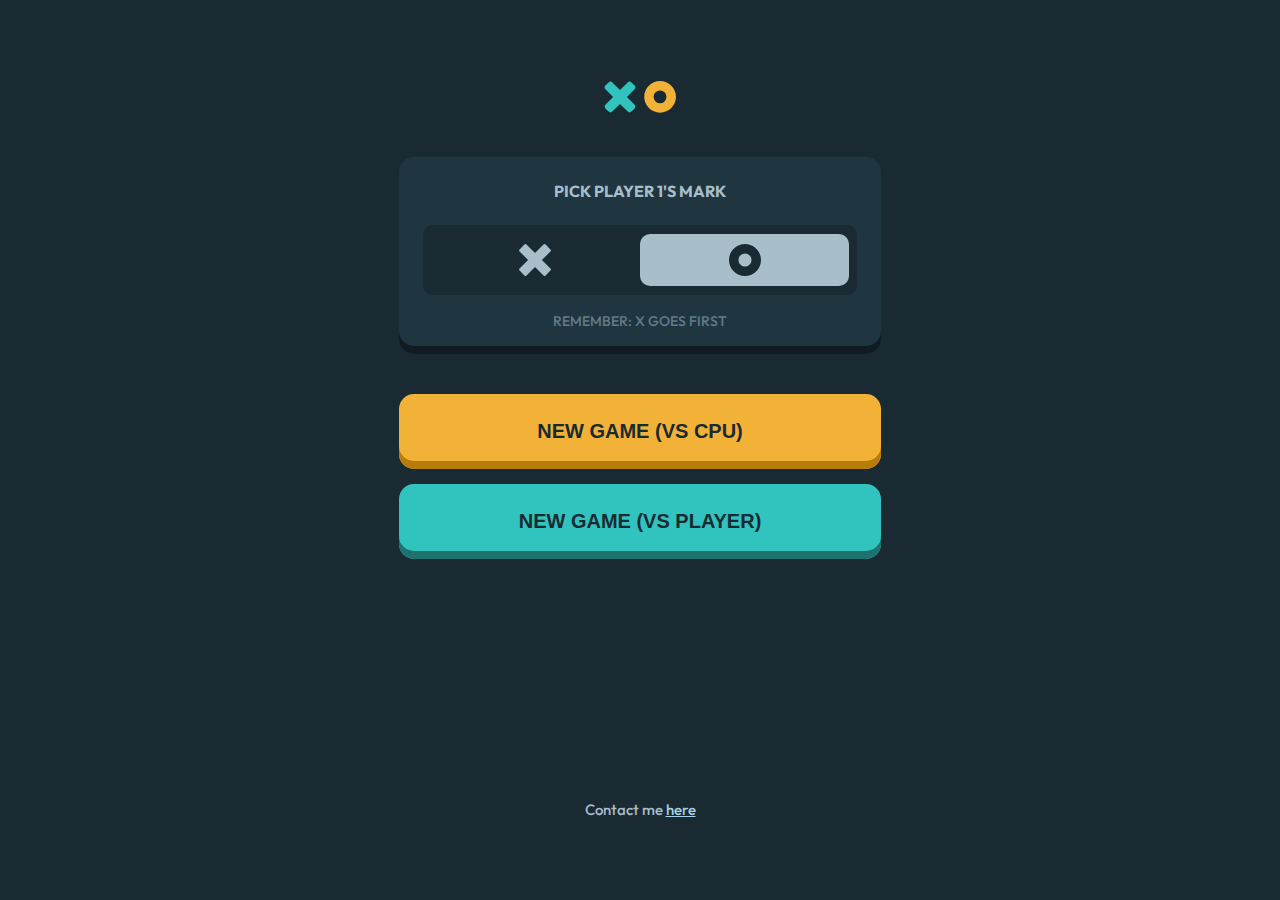
<file: @spyder=game-center/game-id/tic tac toe/index.html>
<!DOCTYPE html>
<html lang="en">
	<head>
		<meta charset="UTF-8" />
		<meta http-equiv="X-UA-Compatible" content="IE=edge" />
		<meta name="viewport" content="width=device-width, initial-scale=1.0" />
	
		<meta name="author" content="Rishu Maurya" />
		<link
			rel="shortcut icon"
			href="./assets/images/favicon-32x32.png"
			type="image/x-icon"
		/>

		<!-- Font Used -->
		<link
			href="https://fonts.googleapis.com/css2?family=Outfit:wght@500;700&display=swap"
			rel="stylesheet"
		/>

		<link rel="stylesheet" href="./assets/styles/style.css" />

		<script src="./assets/scripts/app.js" defer></script>
		<title>Tic Tac Toe</title>
	</head>
	<body>
		<div id="backdrop" class="backdrop d-none">&nbsp;</div>

		<!-- WIN / LOSS / TIE / RESTART MODAL -->
		<section id="modal" class="modal d-none"></section>

		<!-- GAME START SECTION -->
		<section id="game-start" class="game-start container d-block">
			<div class="logo">
				<a class="logo__link" href="index.html" aria-label="logo">
					<svg class="logo__icon">
						<use xlink:href="./assets/images/SVG/logo.svg#logo"></use>
					</svg>
				</a>
			</div>

			<div class="game-start__choices">
				<header class="game-start__header">
					<h4 class="heading-xs">Pick player 1's mark</h4>
				</header>
				<div id="game-start-marks" class="game-start__marks">
					<div id="x" class="game-start__x-mark">
						<svg class="game-start__x-icon">
							<use
								xlink:href="./assets/images/SVG/icon-x-default.svg#icon-x-default"
							></use>
						</svg>
					</div>
					<div id="o" class="game-start__o-mark selected">
						<svg class="game-start__o-icon">
							<use
								xlink:href="./assets/images/SVG/icon-o-default.svg#icon-o-default"
							></use>
						</svg>
					</div>
				</div>
				<footer class="game-start__footer">Remember: x goes first</footer>
			</div>

			<div class="game-start__buttons">
				<button id="vs-cpu" class="btn btn--yellow">New game (vs cpu)</button>
				<button id="vs-player" class="btn btn--blue">
					New game (vs player)
				</button>
			</div>
			<div class="rishu">
				Contact me <a href="https://www.instagram.com/heyy_riishu/">here</a>
			</div>
		</section>
		

		<!-- GAMEPLAY SECTION -->
		<section id="gameplay" class="gameplay container d-none">
			<div class="gameplay__xo">
				<div class="logo">
					<svg class="logo__icon">
						<use xlink:href="./assets/images/SVG/logo.svg#logo"></use>
					</svg>
				</div>
			</div>
			<div id="gameplay-turn" class="gameplay__turn heading-xs"></div>
			<div id="restart-btn" class="gameplay__restart">
				<svg class="gameplay__restart-icon">
					<use
						xlink:href="./assets/images/SVG/icon-restart.svg#icon-restart"
					></use>
				</svg>
			</div>
			<div id="gameplay-board" class="gameplay__board">
				<div class="gameplay__card"></div>
				<div class="gameplay__card"></div>
				<div class="gameplay__card"></div>
				<div class="gameplay__card"></div>
				<div class="gameplay__card"></div>
				<div class="gameplay__card"></div>
				<div class="gameplay__card"></div>
				<div class="gameplay__card"></div>
				<div class="gameplay__card"></div>
			</div>
			<div id="x-win" class="gameplay__win"></div>
			<div id="tie" class="gameplay__tie"></div>
			<div id="o-win" class="gameplay__loss"></div>
			<div id="opponent-message" class="gameplay__opponent-message d-none">
				<p>Your opponent is thinking</p>
				<img src="./assets/images/loading.gif" alt="Your opponent message" />
			</div>
		</section>
	</body>
</html>
</file>
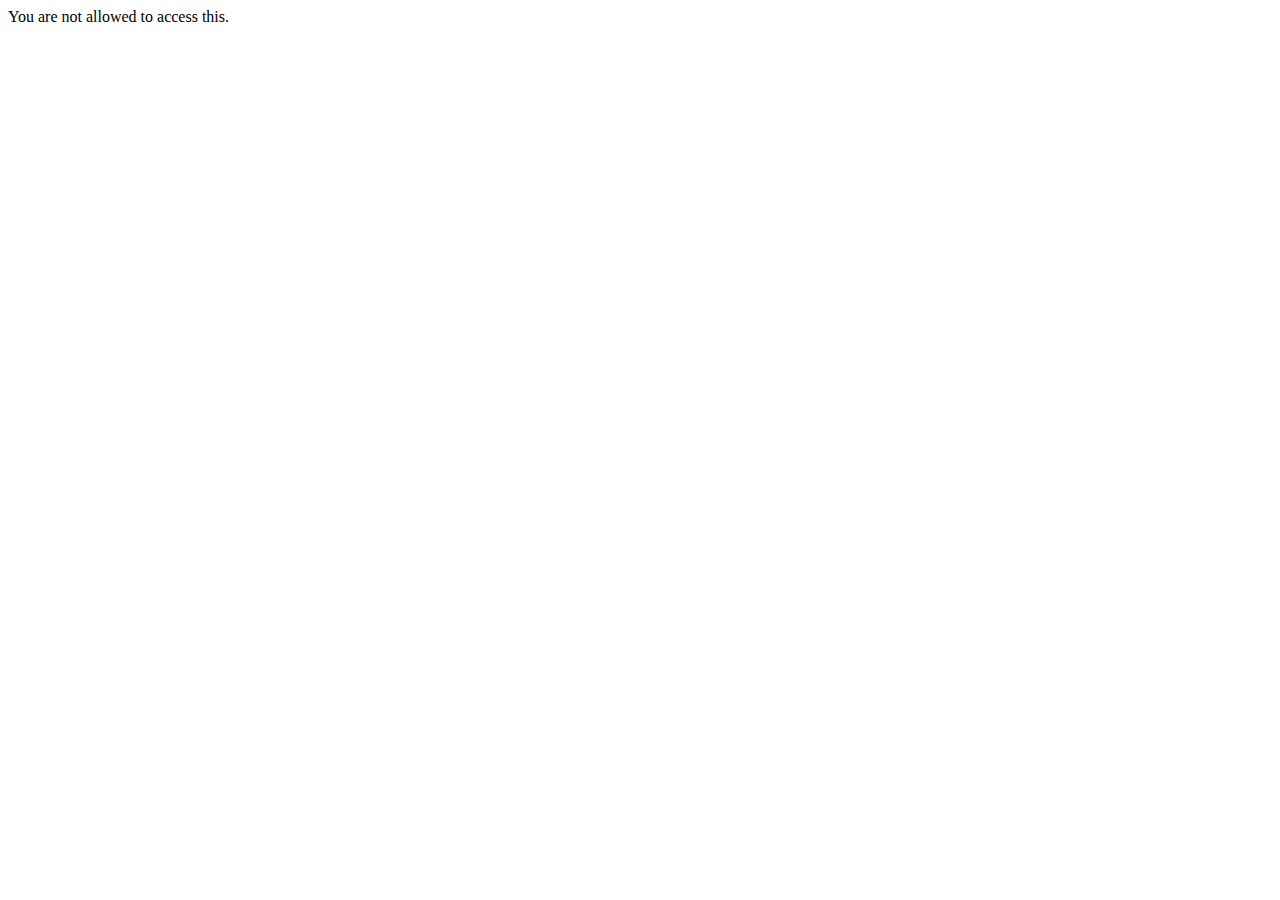
<file: @spyder=developer.section.acknowledgement/id=spyder.0001/admin.html>
<!DOCTYPE html>
<html lang="en">
<head>
    <meta charset="UTF-8">
    <meta name="viewport" content="width=device-width, initial-scale=1.0">
    <title>Admin</title>
</head>
<body>
    You are not allowed to access this.
</body>
</html>
</file>
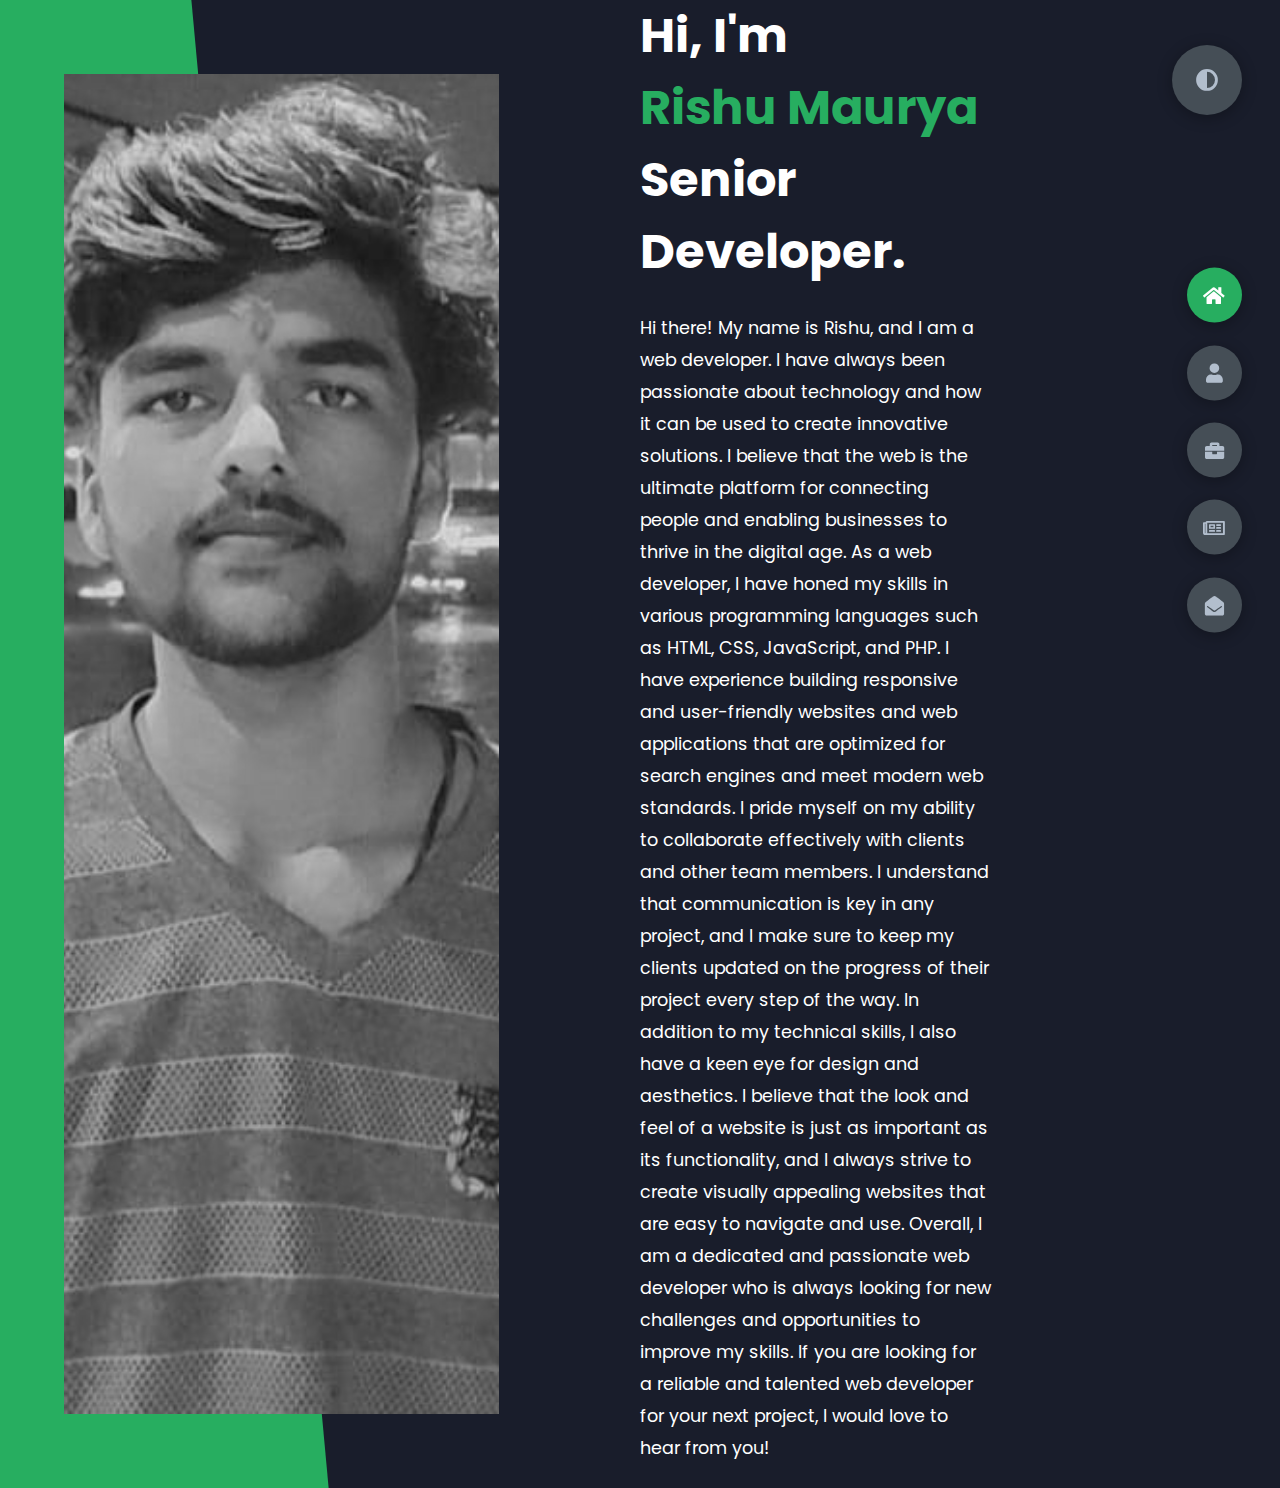
<file: @spyder=developer.section.acknowledgement/id=spyder.0001/dev-id=@spyder.0001.html>
<!DOCTYPE html>
<html lang="en">
<head>
    <meta charset="UTF-8">
    <meta http-equiv="X-UA-Compatible" content="IE=edge">
    <meta name="viewport" content="width=device-width, initial-scale=1.0">
    <title>Rishu @ SPYDER Inc</title>
    <link rel="stylesheet" href="styles/styles.css">
    <link rel="preconnect" href="https://fonts.googleapis.com">
    <link rel="preconnect" href="https://fonts.gstatic.com" crossorigin>
    <link rel="stylesheet" href="https://cdnjs.cloudflare.com/ajax/libs/font-awesome/5.15.4/css/all.min.css" integrity="sha512-1ycn6IcaQQ40/MKBW2W4Rhis/DbILU74C1vSrLJxCq57o941Ym01SwNsOMqvEBFlcgUa6xLiPY/NS5R+E6ztJQ==" crossorigin="anonymous" referrerpolicy="no-referrer" />
    <link href="https://fonts.googleapis.com/css2?family=Poppins:wght@400;500;600;700;800&display=swap" rel="stylesheet">
    <link rel="website icon" type="png" href="img/web-icon.jpg">
</head>
<body class="main-content">
    <header class="container header active" id="home">
        <div class="header-content">
            <div class="left-header">
                <div class="h-shape"></div>
                <div class="image">
                    <img src="img/me.jpg" alt="Rishu Maurya">
                </div>
            </div>
            <div class="right-header">
                <h1 class="name">
                    Hi, I'm<br> <span>Rishu Maurya</span>
                    Senior Developer.
                </h1>
                <p>
                    Hi there! My name is Rishu, and I am a web developer. I have always been passionate about technology and how it can be used to create innovative solutions. I believe that the web is the ultimate platform for connecting people and enabling businesses to thrive in the digital age.

As a web developer, I have honed my skills in various programming languages such as HTML, CSS, JavaScript, and PHP. I have experience building responsive and user-friendly websites and web applications that are optimized for search engines and meet modern web standards.

I pride myself on my ability to collaborate effectively with clients and other team members. I understand that communication is key in any project, and I make sure to keep my clients updated on the progress of their project every step of the way.

In addition to my technical skills, I also have a keen eye for design and aesthetics. I believe that the look and feel of a website is just as important as its functionality, and I always strive to create visually appealing websites that are easy to navigate and use.

Overall, I am a dedicated and passionate web developer who is always looking for new challenges and opportunities to improve my skills. If you are looking for a reliable and talented web developer for your next project, I would love to hear from you!
                </p>
            </div>
        </div>
    </header>
    <main>
        <section class="container about" id="about">
            <div class="main-title">
                <h2>About <span>me</span><span class="bg-text">my stats</span></h2>
            </div>
            <div class="about-container">
                <div class="left-about">
                    <h4>Information About me</h4>
                    <p>Founder And CEO of SPYDER Inc..
                    </p>
                </div>
                <div class="right-about">
                    <div class="about-item">
                        <div class="abt-text">
                            <p class="large-text">100+</p>
                            <p class="small-text">Projects <br /> Completed</p>
                        </div>
                    </div>
                    <div class="about-item">
                        <div class="abt-text">
                            <p class="large-text">1+</p>
                            <p class="small-text">Years of <br /> experience</p>
                        </div>
                    </div>
                    <div class="about-item">
                        <div class="abt-text">
                            <p class="large-text">300+</p>
                            <p class="small-text">Happy <br /> Clients</p>
                        </div>
                    </div>
                    <div class="about-item">
                        <div class="abt-text">
                            <p class="large-text">400+</p>
                            <p class="small-text">Customer <br /> reviews</p>
                        </div>
                    </div>
                </div>
            </div>
            <div class="about-stats">
                <h4 class="stat-title">My Skills</h4>
                <div class="progress-bars">
                    <div class="progress-bar">
                        <p class="prog-title">html5</p>
                        <div class="progress-con">
                            <p class="prog-text">95%</p>
                            <div class="progress">
                                <span class="html"></span>
                            </div>
                        </div>
                    </div>
                    <div class="progress-bar">
                        <p class="prog-title">css3</p>
                        <div class="progress-con">
                            <p class="prog-text">80%</p>
                            <div class="progress">
                                <span class="css"></span>
                            </div>
                        </div>
                    </div>
                    <div class="progress-bar">
                        <p class="prog-title">javascript</p>
                        <div class="progress-con">
                            <p class="prog-text">75%</p>
                            <div class="progress">
                                <span class="js"></span>
                            </div>
                        </div>
                    </div>
                    <div class="progress-bar">
                        <p class="prog-title">ReactJS</p>
                        <div class="progress-con">
                            <p class="prog-text">40%</p>
                            <div class="progress">
                                <span class="react"></span>
                            </div>
                        </div>
                    </div>
                    <div class="progress-bar">
                        <p class="prog-title">NodeJS</p>
                        <div class="progress-con">
                            <p class="prog-text">35%</p>
                            <div class="progress">
                                <span class="node"></span>
                            </div>
                        </div>
                    </div>
                    <div class="progress-bar">
                        <p class="prog-title">Python</p>
                        <div class="progress-con">
                            <p class="prog-text">10%</p>
                            <div class="progress">
                                <span class="python"></span>
                            </div>
                        </div>
                    </div>
                </div>
            </div>
            <h4 class="stat-title">My Timeline</h4>
            <div class="timeline">
                <div class="timeline-item">
                    <div class="tl-icon">
                        <i class="fas fa-briefcase"></i>
                    </div>
                    <p class="tl-duration">2020 - present</p>
                    <h5>Web Developer<span> - SPYDER Inc</span></h5>
                    <p>
                        Designined more than 500+ websites
                    </p>
                </div>
                <div class="timeline-item">
                    <div class="tl-icon">
                        <i class="fas fa-briefcase"></i>
                    </div>
                    <p class="tl-duration">2020 - 2021</p>
                    <h5>Data Analyst<span> - SPYDER Inc</span></h5>
                    <p>
                       Data Analysis made things easy.
                    </p>
                </div>
                <div class="timeline-item">
                    <div class="tl-icon">
                        <i class="fas fa-briefcase"></i>
                    </div>
                    <p class="tl-duration">2021 - present</p>
                    <h5>C++ Programmer<span> - SPYDER Inc</span></h5>
                    <p>
                        This help us to create games
                    </p>
                </div>
               <!-- <div class="timeline-item">
                    <div class="tl-icon">
                        <i class="fas fa-briefcase"></i>
                    </div>
                     <p class="tl-duration">2009 - 2013</p>
                    <h5>Business Degree<span> - Sussex University</span></h5>
                    <p>
                        Lorem ipsum dolor sit amet consectetur adipisicing elit. Saepe quasi vero fugit.
                    </p> 
                </div> -->
                <div class="timeline-item">
                    <div class="tl-icon">
                        <i class="fas fa-briefcase"></i>
                    </div>
                    <p class="tl-duration">2019 - 2021</p>
                    <h5>Computer Science Degree<span> - Brookes University</span></h5>
                    <p>
                        Topper of the Batch.
                    </p>
                    </p>
                </div>
                <div class="timeline-item">
                    <div class="tl-icon">
                        <i class="fas fa-briefcase"></i>
                    </div>
                    <p class="tl-duration">2017 - present</p>
                    <h5>3d Animation<span> - Brighton University</span></h5>
                    <p>
                    We designs 3D animation using BLENDER    
                    </p>
                </div>
            </div>
        </section>
        
       <section class="container" id="portfolio"> 
            <div class="main-title">
                <h2>My <span>Portfolio</span><span class="bg-text">My Work</span></h2>
            </div>
            <p class="port-text">
                Here is some of my work that I've done in various programming languages.
                <h4>ALL PROJECTS COMING SOON </h4>
            </p>
            <div class="portfolios">
                <div class="portfolio-item">
                    <div class="image">
                        <img src="img/port1.jpg" alt="">
                    </div>
                    <div class="hover-items">
                        <h3>Project Source</h3>
                        <div class="icons">
                            <a href="#" class="icon">
                                <i class="fab fa-github"></i>
                            </a>
                            <a href="#" class="icon">
                                <i class="fab fa-behance"></i>
                            </a>
                            <a href="#" class="icon">
                                <i class="fab fa-youtube"></i>
                            </a>
                        </div>
                    </div>
                </div>
                <div class="portfolio-item">
                    <div class="image">
                        <img src="img/port2.jpg" alt="">
                    </div>
                    <div class="hover-items">
                        <h3>Project Source</h3>
                        <div class="icons">
                            <a href="#" class="icon">
                                <i class="fab fa-github"></i>
                            </a>
                            <a href="#" class="icon">
                                <i class="fab fa-behance"></i>
                            </a>
                            <a href="#" class="icon">
                                <i class="fab fa-youtube"></i>
                            </a>
                        </div>
                    </div>
                </div>
                <div class="portfolio-item">
                    <div class="image">
                        <img src="img/port3.jpg" alt="">
                    </div>
                    <div class="hover-items">
                        <h3>Project Source</h3>
                        <div class="icons">
                            <a href="#" class="icon">
                                <i class="fab fa-github"></i>
                            </a>
                            <a href="#" class="icon">
                                <i class="fab fa-behance"></i>
                            </a>
                            <a href="#" class="icon">
                                <i class="fab fa-youtube"></i>
                            </a>
                        </div>
                    </div>
                </div>
                <div class="portfolio-item">
                    <div class="image">
                        <img src="img/port4.jpg" alt="">
                    </div>
                    <div class="hover-items">
                        <h3>Project Source</h3>
                        <div class="icons">
                            <a href="#" class="icon">
                                <i class="fab fa-github"></i>
                            </a>
                            <a href="#" class="icon">
                                <i class="fab fa-behance"></i>
                            </a>
                            <a href="#" class="icon">
                                <i class="fab fa-youtube"></i>
                            </a>
                        </div>
                    </div>
                </div>
                <div class="portfolio-item">
                    <div class="image">
                        <img src="img/port5.jpg" alt="">
                    </div>
                    <div class="hover-items">
                        <h3>Project Source</h3>
                        <div class="icons">
                            <a href="#" class="icon">
                                <i class="fab fa-github"></i>
                            </a>
                            <a href="#" class="icon">
                                <i class="fab fa-behance"></i>
                            </a>
                            <a href="#" class="icon">
                                <i class="fab fa-youtube"></i>
                            </a>
                        </div>
                    </div>
                </div>
                <div class="portfolio-item">
                    <div class="image">
                        <img src="img/port2.jpg" alt="">
                    </div>
                    <div class="hover-items">
                        <h3>Project Source</h3>
                        <div class="icons">
                            <a href="#" class="icon">
                                <i class="fab fa-github"></i>
                            </a>
                            <a href="#" class="icon">
                                <i class="fab fa-behance"></i>
                            </a>
                            <a href="#" class="icon">
                                <i class="fab fa-youtube"></i>
                            </a>
                        </div>
                    </div>
                </div>
                <div class="portfolio-item">
                    <div class="image">
                        <img src="img/port7.jpg" alt="">
                    </div>
                    <div class="hover-items">
                        <h3>Project Source</h3>
                        <div class="icons">
                            <a href="#" class="icon">
                                <i class="fab fa-github"></i>
                            </a>
                            <a href="#" class="icon">
                                <i class="fab fa-behance"></i>
                            </a>
                            <a href="#" class="icon">
                                <i class="fab fa-youtube"></i>
                            </a>
                        </div>
                    </div>
                </div>
            </div>
        </section> 
        <section class="container" id="blogs">
            <div class="blogs-content">
                <div class="main-title">
                    <h2>My <span>Blogs</span><span class="bg-text">My Blogs</span></h2>
                </div>
                <div class="blogs">
                    <div class="blog">
                        <img src="img/port6.jpg" alt="">
                        <div class="blog-text">
                            <h4>
                                How to Create Your Own Website
                            </h4>
                            <p>
                                We launch it soon...
                            </p>
                        </div>
                    </div>
                    <div class="blog">
                        <img src="img/blog1.jpg" alt="">
                        <div class="blog-text">
                            <h4>
                                How to Become an Expert in Web Design
                            </h4>
                            <p>
                                We launch it soon...     
                            </p>
                        </div>
                    </div>
                    <div class="blog">
                        <img src="img/blog2.jpg" alt="">
                        <div class="blog-text">
                            <h4>
                                Become a Web Designer in 10 Days
                            </h4>
                            <p>
                                We launch it soon...
                            </p>
                        </div>
                    </div>
                    <div class="blog">
                        <img src="img/blog3.jpg" alt="">
                        <div class="blog-text">
                            <h4>
                                Debbuging made easy with Web Inspector
                            </h4>
                            <p>
                                We launch it soon...
                            </p>
                        </div>
                    </div>
                    <div class="blog">
                        <img src="img/port1.jpg" alt="">
                        <div class="blog-text">
                            <h4>
                                Get started with Web Design and UI Design
                            </h4>
                            <p>
                                We launch it soon...
                            </p>
                        </div>
                    </div>
                    <div class="blog">
                        <img src="img/port3.jpg" alt="">
                        <div class="blog-text">
                            <h4>
                                This is what you need to know about Web Design
                            </h4>
                            <p>
                                We launch it soon...
                            </p>
                        </div>
                    </div>
                </div>
            </div>
        </section> 
        <section class="container contact" id="contact">
            <div class="contact-container">
                <div class="main-title">
                    <h2>Contact <span>Me</span><span class="bg-text">Contact</span></h2>
                </div>
                <div class="contact-content-con">
                    <div class="left-contact">
                        <h4>Contact me here</h4>
                        <p>
                            You can contact me by various methods..
                            Some are mentioned below...! 
                        </p>
                        <div class="contact-info">
                            <div class="contact-item">
                                <div class="icon">
                                    <i class="fas fa-map-marker-alt"></i>
                                    <span>Location</span>
                                </div>
                                <p>
                                    : Rasra, Ballia (221712)
                                </p>
                            </div>
                            <div class="contact-item">
                                <div class="icon">
                                    <i class="fas fa-envelope"></i>
                                    <span>Email</span>
                                </div>
                                <p>
                                    <span>rishumaurya990@gmail.com</span>
                                </p>
                            </div>
                            <div class="contact-item">
                                <div class="icon">
                                    <i class="fas fa-user-graduate"></i>
                                    <span>Education</span>
                                </div>
                                <p>
                                    <span>: IT University, Calcutta</span>
                                </p>
                            </div>
                            <div class="contact-item">
                                <div class="icon">
                                    <i class="fas fa-user-graduate"></i>
                                    <span>Mobile Number</span>
                                </div>
                                <p>
                                    <span>: .................</span>
                                </p>
                            </div>
                            <div class="contact-item">
                                <div class="icon">
                                    <i class="fas fa-globe-africa"></i>
                                    <span>Languages</span>
                                </div>
                                <p>
                                    <span>: English, Hindi</span>
                                </p>
                            </div>
                        </div>
                        <div class="contact-icons">
                            <div class="contact-icon">
                                <a href="https://www.facebook.com/vrs.codes" target="_blank">
                                    <i class="fab fa-facebook-f"></i>
                                </a>
                                <a href="https://www.instagram.com/heyy_riishu" target="_blank">
                                    <i class="fab fa-instagram"></i>
                                </a>
                                <a href="https://github.com/jinnie-crafts" target="_blank">
                                    <i class="fab fa-github"></i>
                                </a>
                                <a href="https://www.youtube.com/@spyderRishu" target="_blank">
                                    <i class="fab fa-youtube"></i>
                                </a>
                            </div>
                        </div>
                    </div>
                    <div class="right-contact">
                        <form action="https://api.web3forms.com/submit" method="post">
                            <input type="hidden" name="access_key" value="e540dbf1-84df-45e5-b93b-713e9c38bc8d">
                            <div class="input-control i-c-2">
                                <input type="text" name="personal-message____name" required placeholder="YOUR NAME">
                                <input type="email" name="EMAIL" required placeholder="YOUR EMAIL">
                            </div>
                            <div class="input-control">
                                <input type="text" name="SUBJECT" required placeholder="ENTER SUBJECT">
                            </div>
                            <div class="input-control">
                                <textarea name="Message" id="" cols="15" rows="8" placeholder="Message Here..."></textarea>
                            </div>
                            <div class="submit-btn">
                                <a href="#" class="main-btn">
                               <!-- <button class="btn-text" type="submit">Submit</button> -->
                                    <button class="btn-icon" type="submit"><i class="fas fa-check-circle">Send </i></button>
                                </a>
                            </div>
                        </form>
                    </div>
                </div>
            </div>
        </section>
    </main>

    <div class="controls">
        <div class="control active-btn" data-id="home" >
            <i class="fas fa-home"></i>
        </div>
        <div class="control" data-id="about">
            <i class="fas fa-user"></i>
        </div>
        <div class="control" data-id="portfolio">
            <i class="fas fa-briefcase"></i>
        </div>
        <div class="control" data-id="blogs">
            <i class="far fa-newspaper"></i>
        </div>
        <div class="control" data-id="contact">
            <i class="fas fa-envelope-open"></i>
        </div>
    </div>
    <div class="theme-btn">
        <i class="fas fa-adjust"></i>
    </div>
    <script src="app.js"></script>
</body>
</html>
</file>
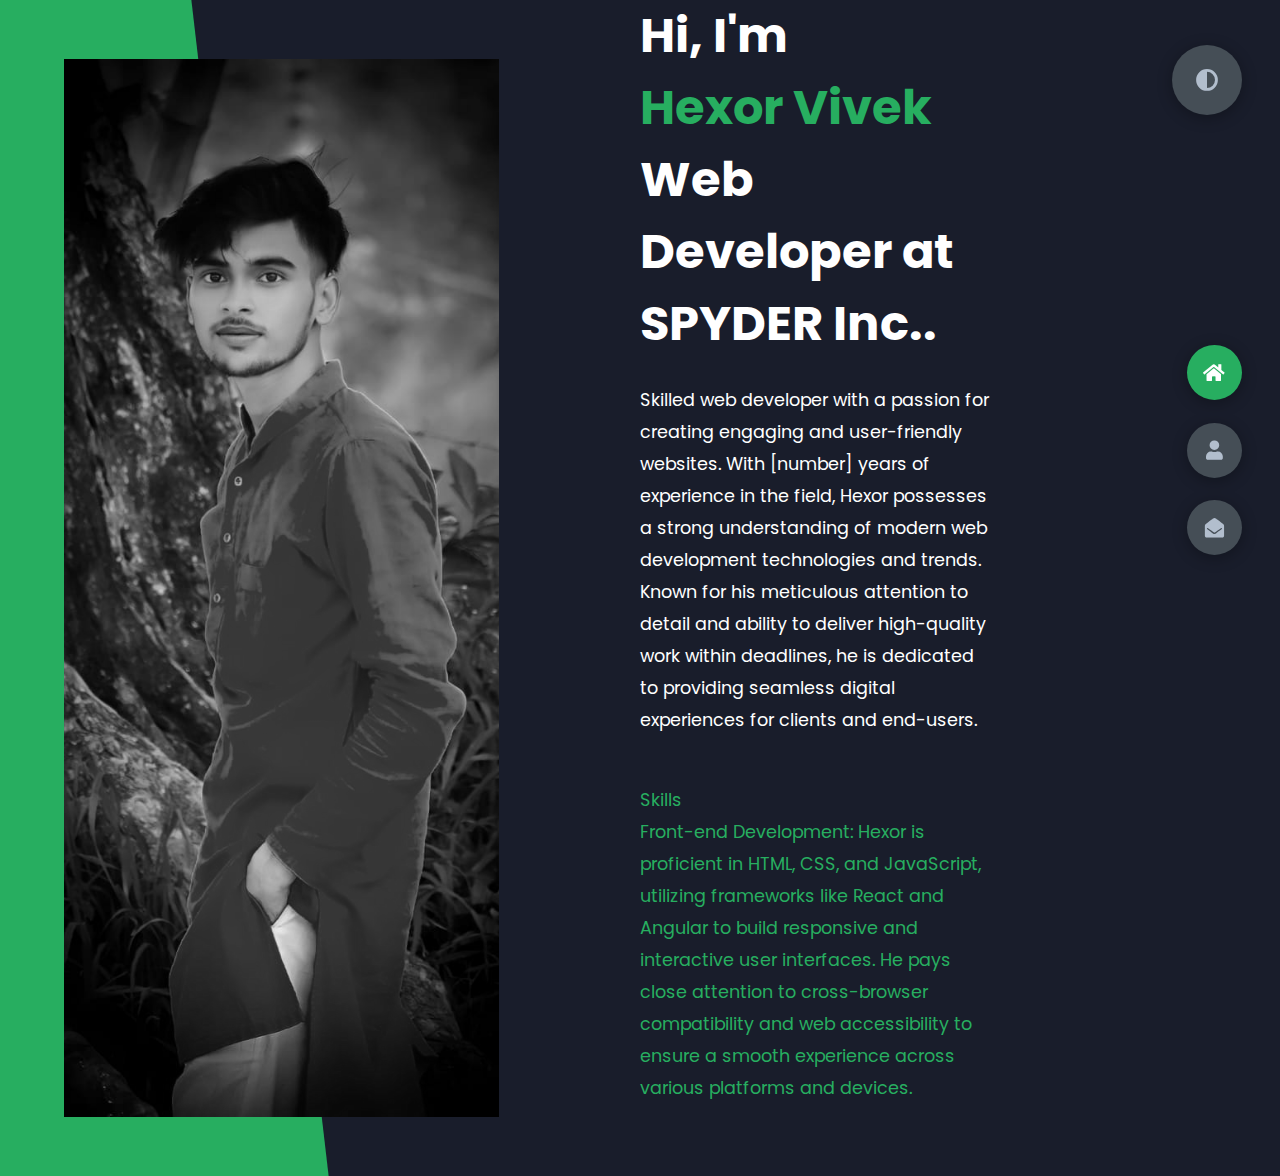
<file: @spyder=developer.section.acknowledgement/id=vivek.7880/dev-id=@vivek.7880.html>
<!DOCTYPE html>
<html lang="en">
<head>
    <meta charset="UTF-8">
    <meta http-equiv="X-UA-Compatible" content="IE=edge">
    <meta name="viewport" content="width=device-width, initial-scale=1.0">
    <title>Vivek @ SPYDER Inc</title>
    <link rel="stylesheet" href="styles/styles.css">
    <link rel="preconnect" href="https://fonts.googleapis.com">
    <link rel="preconnect" href="https://fonts.gstatic.com" crossorigin>
    <link rel="stylesheet" href="https://cdnjs.cloudflare.com/ajax/libs/font-awesome/5.15.4/css/all.min.css" integrity="sha512-1ycn6IcaQQ40/MKBW2W4Rhis/DbILU74C1vSrLJxCq57o941Ym01SwNsOMqvEBFlcgUa6xLiPY/NS5R+E6ztJQ==" crossorigin="anonymous" referrerpolicy="no-referrer" />
    <link href="https://fonts.googleapis.com/css2?family=Poppins:wght@400;500;600;700;800&display=swap" rel="stylesheet">
    <link rel="website icon" type="png" href="img/website-logo.png">
</head>
<body class="main-content">
    <header class="container header active" id="home">
        <div class="header-content">
            <div class="left-header">
                <div class="h-shape"></div>
                <div class="image">
                    <img src="img/95824132154321.221.jpeg" alt="Hexor Vivek">
                </div>
            </div>
            <div class="right-header">
                <h1 class="name">
                    Hi, I'm<br> <span>Hexor Vivek</span>
                    Web Developer at SPYDER Inc.. 
                </h1>
                <p>
                    Skilled web developer with a passion for creating engaging and user-friendly websites.
                     With [number] years of experience in the field, Hexor possesses a strong understanding of modern web development technologies and trends. 
                     Known for his meticulous attention to detail and ability to deliver high-quality work within deadlines, he is dedicated to providing seamless digital experiences for clients and end-users.
                     <p class="vivek-skills">Skills <br>Front-end Development: Hexor is proficient in HTML, CSS, and JavaScript, utilizing frameworks like React and Angular to build responsive and interactive user interfaces.
                         He pays close attention to cross-browser compatibility and web accessibility to ensure a smooth experience across various platforms and devices.</p>
                </p>
            </div>
        </div>
    </header>
    <main>
        <section class="container about" id="about">
            <div class="main-title">
                <h2>About <span>me</span><span class="bg-text">my stats</span></h2>
            </div>
            <div class="about-container">
                <div class="left-about">
                    <h4>Information About me</h4>
                    <p>
                        Database Management: Hexor has a solid understanding of database systems like MySQL, MongoDB, and PostgreSQL. He can efficiently design and optimize database schemas, write complex queries, and ensure data integrity and security.
<p class="about-me-prblm-solving">Problem Solving:</p> Hexor enjoys tackling complex challenges and finding innovative solutions. He has a logical and analytical mindset, enabling him to identify and troubleshoot issues efficiently while maintaining a focus on scalability and performance optimization.
                    </p>
                </div>
                <div class="right-about">
                    <div class="about-item">
                        <div class="abt-text">
                            <p class="large-text">50+</p>
                            <p class="small-text">Projects <br /> Completed</p>
                        </div>
                    </div>
                    <div class="about-item">
                        <div class="abt-text">
                            <p class="large-text">2+</p>
                            <p class="small-text">Years of <br /> experience</p>
                        </div>
                    </div>
                    <div class="about-item">
                        <div class="abt-text">
                            <p class="large-text">120+</p>
                            <p class="small-text">Happy <br /> Clients</p>
                        </div>
                    </div>
                    <div class="about-item">
                        <div class="abt-text">
                            <p class="large-text">200+</p>
                            <p class="small-text">Customer <br /> reviews</p>
                        </div>
                    </div>
                </div>
            </div>
            <div class="about-stats">
                <h4 class="stat-title">My Skills</h4>
                <div class="progress-bars">
                    <div class="progress-bar">
                        <p class="prog-title">html5</p>
                        <div class="progress-con">
                            <p class="prog-text">80%</p>
                            <div class="progress">
                                <span class="html"></span>
                            </div>
                        </div>
                    </div>
                    <div class="progress-bar">
                        <p class="prog-title">css3</p>
                        <div class="progress-con">
                            <p class="prog-text">95%</p>
                            <div class="progress">
                                <span class="css"></span>
                            </div>
                        </div>
                    </div>
                    <div class="progress-bar">
                        <p class="prog-title">javascript</p>
                        <div class="progress-con">
                            <p class="prog-text">75%</p>
                            <div class="progress">
                                <span class="js"></span>
                            </div>
                        </div>
                    </div>
                    <div class="progress-bar">
                        <p class="prog-title">ReactJS</p>
                        <div class="progress-con">
                            <p class="prog-text">75%</p>
                            <div class="progress">
                                <span class="react"></span>
                            </div>
                        </div>
                    </div>
                    <div class="progress-bar">
                        <p class="prog-title">NodeJS</p>
                        <div class="progress-con">
                            <p class="prog-text">87%</p>
                            <div class="progress">
                                <span class="node"></span>
                            </div>
                        </div>
                    </div>
                    <div class="progress-bar">
                        <p class="prog-title">Python</p>
                        <div class="progress-con">
                            <p class="prog-text">70%</p>
                            <div class="progress">
                                <span class="python"></span>
                            </div>
                        </div>
                    </div>
                </div>
            </div>
            <h4 class="stat-title">My Timeline</h4>
            <div class="timeline">
                <div class="timeline-item">
                    <div class="tl-icon">
                        <i class="fas fa-briefcase"></i>
                    </div>
                    <p class="tl-duration">2020 - present</p>
                    <h5>Web Developer<span> - SPYDER Inc</span></h5>
                    <p>
                        I am web-developer at SPYDER Inc since 2020 and contribute in lots of projects and make them successful.
                    </p>
                </div>
            </div>
        </section>
        <section class="container" id="portfolio">
            <div class="main-title">
                <h2>My <span>Portfolio</span><span class="bg-text">My Work</span></h2>
            </div>
            <p class="port-text">
                Here is some of my work that I've done in various programming languages.
            </p>
            <div class="portfolios">
                <div class="portfolio-item">
                    <div class="image">
                        <img src="img/port1.jpg" alt="">
                    </div>
                    <div class="hover-items">
                        <h3>Project Source</h3>
                        <div class="icons">
                            <a href="#" class="icon">
                                <i class="fab fa-github"></i>
                            </a>
                            <a href="#" class="icon">
                                <i class="fab fa-behance"></i>
                            </a>
                            <a href="#" class="icon">
                                <i class="fab fa-youtube"></i>
                            </a>
                        </div>
                    </div>
                </div>
                <div class="portfolio-item">
                    <div class="image">
                        <img src="img/port2.jpg" alt="">
                    </div>
                    <div class="hover-items">
                        <h3>Project Source</h3>
                        <div class="icons">
                            <a href="#" class="icon">
                                <i class="fab fa-github"></i>
                            </a>
                            <a href="#" class="icon">
                                <i class="fab fa-behance"></i>
                            </a>
                            <a href="#" class="icon">
                                <i class="fab fa-youtube"></i>
                            </a>
                        </div>
                    </div>
                </div>
                <div class="portfolio-item">
                    <div class="image">
                        <img src="img/port3.jpg" alt="">
                    </div>
                    <div class="hover-items">
                        <h3>Project Source</h3>
                        <div class="icons">
                            <a href="#" class="icon">
                                <i class="fab fa-github"></i>
                            </a>
                            <a href="#" class="icon">
                                <i class="fab fa-behance"></i>
                            </a>
                            <a href="#" class="icon">
                                <i class="fab fa-youtube"></i>
                            </a>
                        </div>
                    </div>
                </div>
                <div class="portfolio-item">
                    <div class="image">
                        <img src="img/port4.jpg" alt="">
                    </div>
                    <div class="hover-items">
                        <h3>Project Source</h3>
                        <div class="icons">
                            <a href="#" class="icon">
                                <i class="fab fa-github"></i>
                            </a>
                            <a href="#" class="icon">
                                <i class="fab fa-behance"></i>
                            </a>
                            <a href="#" class="icon">
                                <i class="fab fa-youtube"></i>
                            </a>
                        </div>
                    </div>
                </div>
                <div class="portfolio-item">
                    <div class="image">
                        <img src="img/port5.jpg" alt="">
                    </div>
                    <div class="hover-items">
                        <h3>Project Source</h3>
                        <div class="icons">
                            <a href="#" class="icon">
                                <i class="fab fa-github"></i>
                            </a>
                            <a href="#" class="icon">
                                <i class="fab fa-behance"></i>
                            </a>
                            <a href="#" class="icon">
                                <i class="fab fa-youtube"></i>
                            </a>
                        </div>
                    </div>
                </div>
                <div class="portfolio-item">
                    <div class="image">
                        <img src="img/port2.jpg" alt="">
                    </div>
                    <div class="hover-items">
                        <h3>Project Source</h3>
                        <div class="icons">
                            <a href="#" class="icon">
                                <i class="fab fa-github"></i>
                            </a>
                            <a href="#" class="icon">
                                <i class="fab fa-behance"></i>
                            </a>
                            <a href="#" class="icon">
                                <i class="fab fa-youtube"></i>
                            </a>
                        </div>
                    </div>
                </div>
                <div class="portfolio-item">
                    <div class="image">
                        <img src="img/port7.jpg" alt="">
                    </div>
                    <div class="hover-items">
                        <h3>Project Source</h3>
                        <div class="icons">
                            <a href="#" class="icon">
                                <i class="fab fa-github"></i>
                            </a>
                            <a href="#" class="icon">
                                <i class="fab fa-behance"></i>
                            </a>
                            <a href="#" class="icon">
                                <i class="fab fa-youtube"></i>
                            </a>
                        </div>
                    </div>
                </div>
            </div>
        </section>
        <section class="container" id="blogs">
            <div class="blogs-content">
                <div class="main-title">
                    <h2>My <span>Blogs</span><span class="bg-text">My Blogs</span></h2>
                </div>
                <div class="blogs">
                    <div class="blog">
                        <img src="img/port6.jpg" alt="">
                        <div class="blog-text">
                            <h4>
                                How to Create Your Own Website
                            </h4>
                            <p>
                                Lorem ipsum dolor sit, amet consectetur adipisicing elit. 
                                Doloribus natus voluptas, eos obcaecati recusandae amet?
                            </p>
                        </div>
                    </div>
                    <div class="blog">
                        <img src="img/blog1.jpg" alt="">
                        <div class="blog-text">
                            <h4>
                                How to Become an Expert in Web Design
                            </h4>
                            <p>
                                Lorem ipsum dolor sit, amet consectetur adipisicing elit. 
                                Doloribus natus voluptas, eos obcaecati recusandae amet?
                            </p>
                        </div>
                    </div>
                    <div class="blog">
                        <img src="img/blog2.jpg" alt="">
                        <div class="blog-text">
                            <h4>
                                Become a Web Designer in 10 Days
                            </h4>
                            <p>
                                Lorem ipsum dolor sit, amet consectetur adipisicing elit. 
                                Doloribus natus voluptas, eos obcaecati recusandae amet?
                            </p>
                        </div>
                    </div>
                    <div class="blog">
                        <img src="img/blog3.jpg" alt="">
                        <div class="blog-text">
                            <h4>
                                Debbuging made easy with Web Inspector
                            </h4>
                            <p>
                                Lorem ipsum dolor sit, amet consectetur adipisicing elit. 
                                Doloribus natus voluptas, eos obcaecati recusandae amet?
                            </p>
                        </div>
                    </div>
                    <div class="blog">
                        <img src="img/port1.jpg" alt="">
                        <div class="blog-text">
                            <h4>
                                Get started with Web Design and UI Design
                            </h4>
                            <p>
                                Lorem ipsum dolor sit, amet consectetur adipisicing elit. 
                                Doloribus natus voluptas, eos obcaecati recusandae amet?
                            </p>
                        </div>
                    </div>
                    <div class="blog">
                        <img src="img/port3.jpg" alt="">
                        <div class="blog-text">
                            <h4>
                                This is what you need to know about Web Design
                            </h4>
                            <p>
                                Lorem ipsum dolor sit, amet consectetur adipisicing elit. 
                                Doloribus natus voluptas, eos obcaecati recusandae amet?
                            </p>
                        </div>
                    </div>
                </div>
            </div>
        </section>
        <section class="container contact" id="contact">
            <div class="contact-container">
                <div class="main-title">
                    <h2>Contact <span>Me</span><span class="bg-text">Contact</span></h2>
                </div>
                <div class="contact-content-con">
                    <div class="left-contact">
                        <h4>Contact me here</h4>
                        <p>
                           Hey there, This is Vivek......... 
                            I provided some of details which you can use to contact me.
                        </p>
                        <div class="contact-info">
                            <div class="contact-item">
                                <div class="icon">
                                    <i class="fas fa-map-marker-alt"></i>
                                    <span>Location</span>
                                </div>
                                <p>
                                    : Ballia, Uttar Pradesh 
                                </p>
                            </div>
                            <div class="contact-item">
                                <div class="icon">
                                    <i class="fas fa-envelope"></i>
                                    <span>Email</span>
                                </div>
                                <p>
                                    <span>: vivekvievk7880@gmail.com </span>
                                </p>
                            </div>
                            <div class="contact-item">
                                <div class="icon">
                                    <i class="fas fa-user-graduate"></i>
                                    <span>Education</span>
                                </div>
                                <p>
                                    <span>: x</span>
                                </p>
                            </div>
                            <div class="contact-item">
                                <div class="icon">
                                    <i class="fas fa-user-graduate"></i>
                                    <span>Mobile Number</span>
                                </div>
                                <p>
                                    <span>: +91 8810951499</span>
                                </p>
                            </div>
                            <div class="contact-item">
                                <div class="icon">
                                    <i class="fas fa-globe-africa"></i>
                                    <span>Languages</span>
                                </div>
                                <p>
                                    <span>: English, Hindi</span>
                                </p>
                            </div>
                        </div>
                        <div class="contact-icons">
                            <div class="contact-icon">
                              <!--  <a href="https://www.facebook.com" target="_blank">
                                    <i class="fab fa-facebook"></i>
                                </a>-->
                                <a href="https://www.instagram.com/vivek.hxr" target="_blank">
                                    <i class="fab fa-instagram"></i>
                                </a>
                              <!--  <a href="#" target="_blank">
                                    <i class="fab fa-github"></i>
                                </a>-->
                                <a href="https://www.youtube.com/@hexorvivek" target="_blank">
                                    <i class="fab fa-youtube"></i>
                                </a>
                            </div>
                        </div>
                    </div>
                    <div class="right-contact">
                        <form action="" class="contact-form">
                            <div class="input-control i-c-2">
                                <input type="text" required placeholder="YOUR NAME">
                                <input type="email" required placeholder="YOUR EMAIL">
                            </div>
                            <div class="input-control">
                                <input type="text" required placeholder="ENTER SUBJECT">
                            </div>
                            <div class="input-control">
                                <textarea name="" id="" cols="15" rows="8" placeholder="Message Here..."></textarea>
                            </div>
                            <div class="submit-btn">
                                <a href="#" class="main-btn">
                                    <span class="btn-text">Submit</span>
                                    <span class="btn-icon"><i class="fas fa-check-circle"></i></span>
                                </a>
                            </div>
                        </form>
                    </div>
                </div>
            </div>
        </section>
    </main>

    <div class="controls">
        <div class="control active-btn" data-id="home" >
            <i class="fas fa-home"></i>
        </div>
        <div class="control" data-id="about">
            <i class="fas fa-user"></i>
        </div>
        <div class="control" data-id="contact">
            <i class="fas fa-envelope-open"></i>
        </div>
    </div>
    <div class="theme-btn">
        <i class="fas fa-adjust"></i>
    </div>
    <script src="app.js"></script>
</body>
</html>
</file>
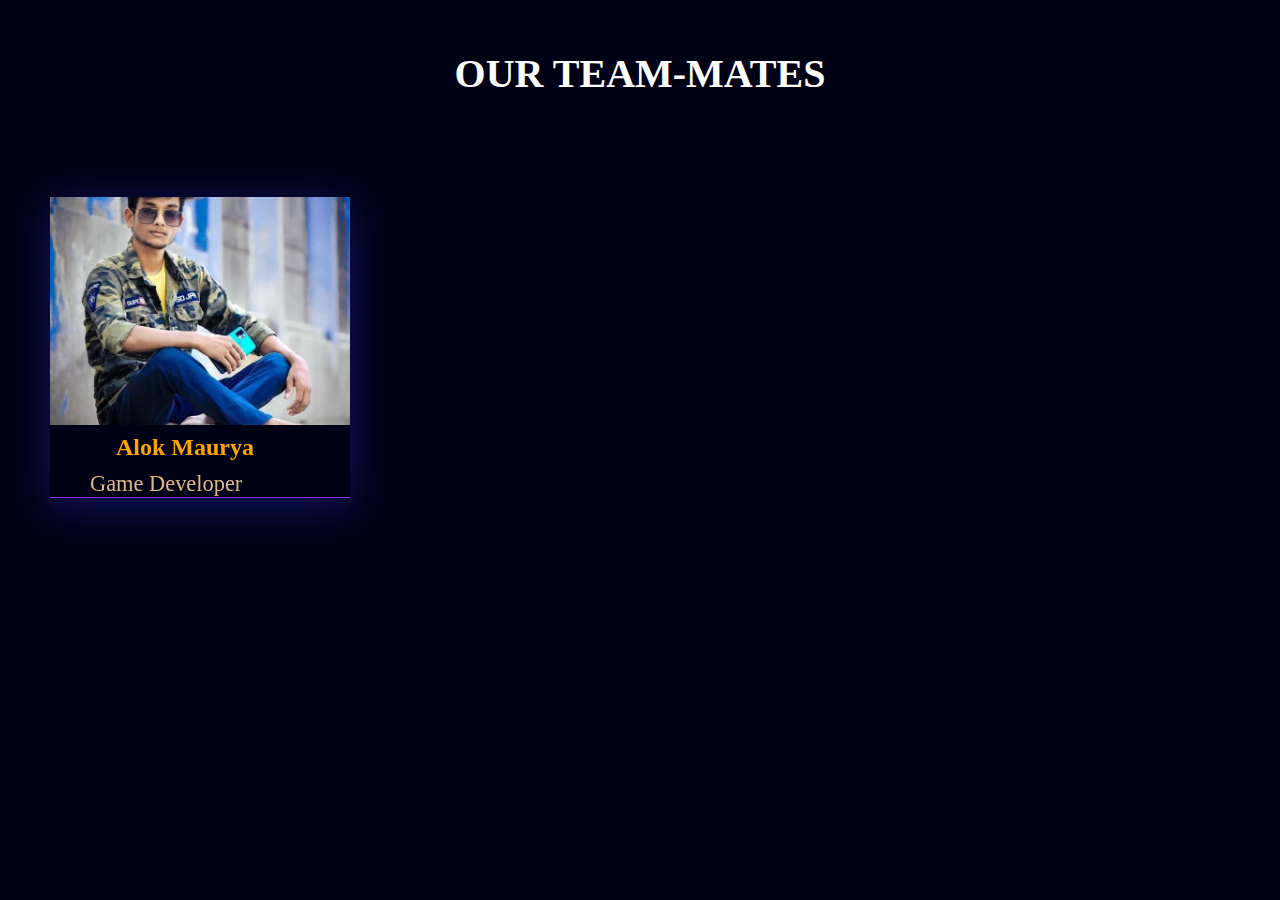
<file: @spyder=developer.section.acknowledgement/team-mates/team-mates.html>
<!DOCTYPE html>
<html lang="en">
<head>
    <meta charset="UTF-8">
    <meta name="viewport" content="width=device-width, initial-scale=1.0">
    <title>Team @spyderinc</title>
    <link rel="stylesheet" href="team-mates.css">
    <link rel="website icon" type="png" href="website-logo.png"
</head>
<body>
    <h2 class="title" id="games">Our Team-mates</h2>
     <div class="game-store">
  <!--  <div class="game-store-list"> -->
        <!-- <div class="our-team">
          <img src="komal(000).jpg" alt="KOMAL"/>
          <div class="store-text-description">
            <h2>Komal</h2>
            <span>UI/UX Designer</span>
            
          </div>
        </div> -->
      </div>
      <!---->
      
      <div class="game-store-list">
        <div class="our-team">
          <img src="alok.jpg" alt="Alok Maurya"/>
        <div class="store-text-description">
          <h2>Alok Maurya</h2>
          <span>Game Developer</span>
        </div>
        </div>
      </div>  
      <!---->
      <!-- <div class="game-store-list">
        <div class="our-team">
          <img src="Nandini-0789.jpeg" alt="Other contributers"/>
        <div class="store-text-description">
          <h2>Nandini Yadav</h2>
          <span>Other contributer</span>
        </div>
        </div>
      </div> -->
        <!---->
        <!-- <div class="game-store-list">
          <div class="our-team">
            <img src="muskan.jpg" alt="Alok Maurya"/>
          <div class="store-text-description">
            <h2>Muskan Pandey</h2>
            <span>Other contributer</span>
          </div>
          </div>
        </div>   -->
        <!---->    
    <!---->
    <!-- <div class="game-store-list">
      <div class="our-team">
        <img src="akash.jpg" alt="Alok Maurya"/>
      <div class="store-text-description">
        <h2>Aakash Kumar</h2>
        <span>Other contributer</span>
      </div>
      </div> -->
    <!-- </div>   -->
    <!---->
    </div>
</body>
</html>
</file>
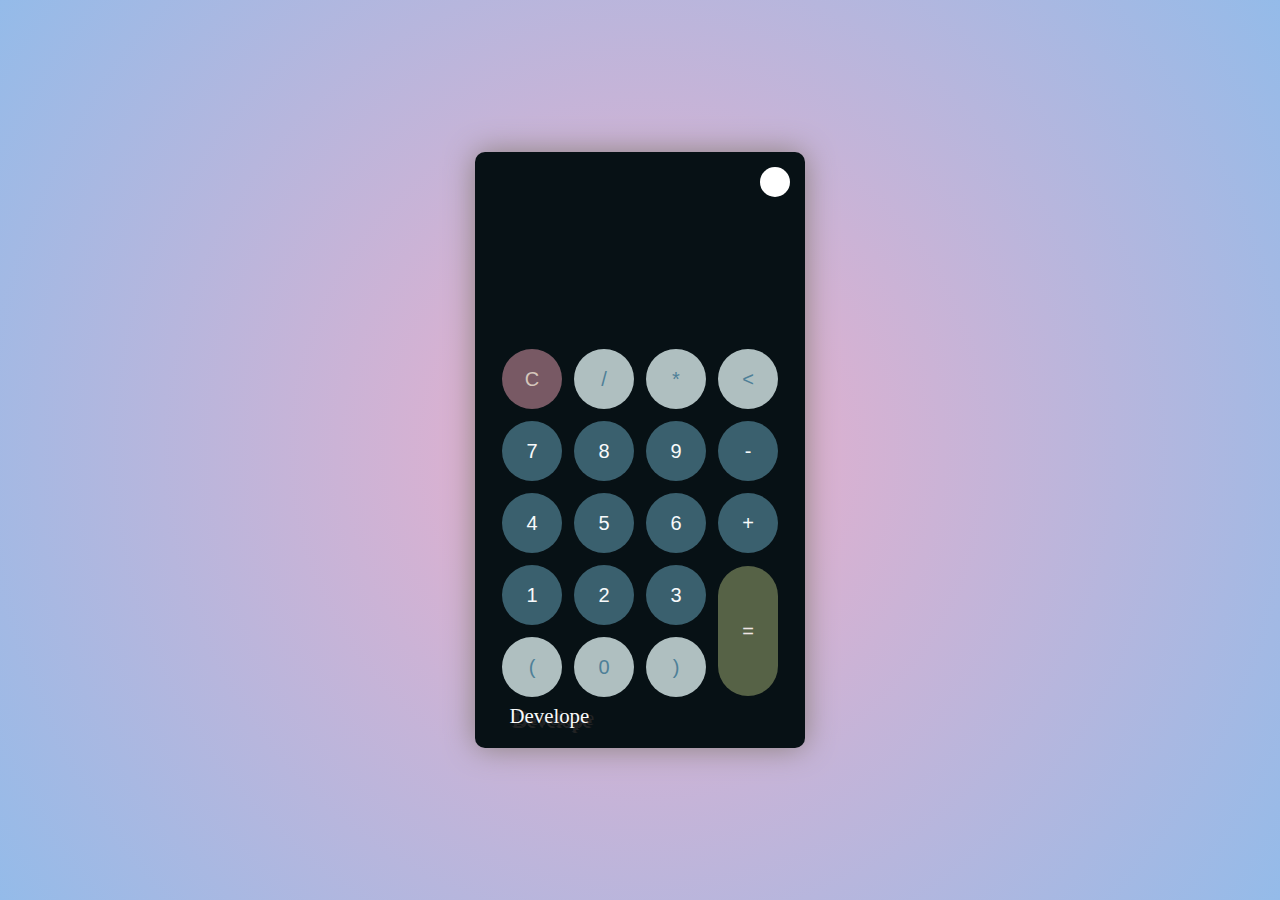
<file: @spyder=game-center/game-id/calculator/calculator.html>
<!DOCTYPE html>
<html lang="en">
<head>
    <meta charset="UTF-8">
    <meta http-equiv="X-UA-Compatible" content="IE=edge">
    <meta name="viewport" content="width=device-width, initial-scale=1.0">
    <title>Calculator @ SPYDER Inc</title>
    <link rel="stylesheet" href="calculator.css">
    <link rel="website icon" type="png" href="https://www.svgrepo.com/show/499849/calculator.svg">
</head>
<body>
    <div class="container">
        <div class="calculator dark">
          <div class="theme-toggler active">
                <i class="toggler-icon"></i>
            </div>
            <div class="display-screen">
                <div id="display"></div>
            </div>
            <div class="buttons">
                <table>
                    <tr>
                        <td><button class="btn-operator" id="clear">C</button></td>
                        <td><button class="btn-operator" id="/">/</button></td>
                        <td><button class="btn-operator" id="*">*</button></td>
                        <td><button class="btn-operator" id="backspace"> < </button></td>
                    </tr>
                    <tr>
                        <td><button class="btn-number" id="7">7</button></td>
                        <td><button class="btn-number" id="8">8</button></td>
                        <td><button class="btn-number" id="9">9</button></td>
                        <td><button class="btn-number" id="-">-</button></td>
                    </tr>
                    <tr>
                        <td><button class="btn-number" id="4">4</button></td>
                        <td><button class="btn-number" id="5">5</button></td>
                        <td><button class="btn-number" id="6">6</button></td>
                        <td><button class="btn-number" id="+">+</button></td>
                    </tr>
                    <tr>
                        <td><button class="btn-number" id="1">1</button></td>
                        <td><button class="btn-number" id="2">2</button></td>
                        <td><button class="btn-number" id="3">3</button></td>
                        <td rowspan="2"><button class="btn-equal" id="equal">=</button></td>
                    </tr>
                    <tr>
                        <td><button class="btn-operator" id="(">(</button></td>
                         <td><button class="btn-operator" id="0">0</button></td>
                          <td><button class="btn-operator" id=")">)</button></td>
                    </tr>
                </table>
               
            </div>
            <script src="https://cdnjs.cloudflare.com/ajax/libs/jquery/3.5.1/jquery.min.js"></script>
           
            <div class="word"></div>
        </div>
    </div> 


    <script src="calculator.js"></script>
</body>
</html>
</file>
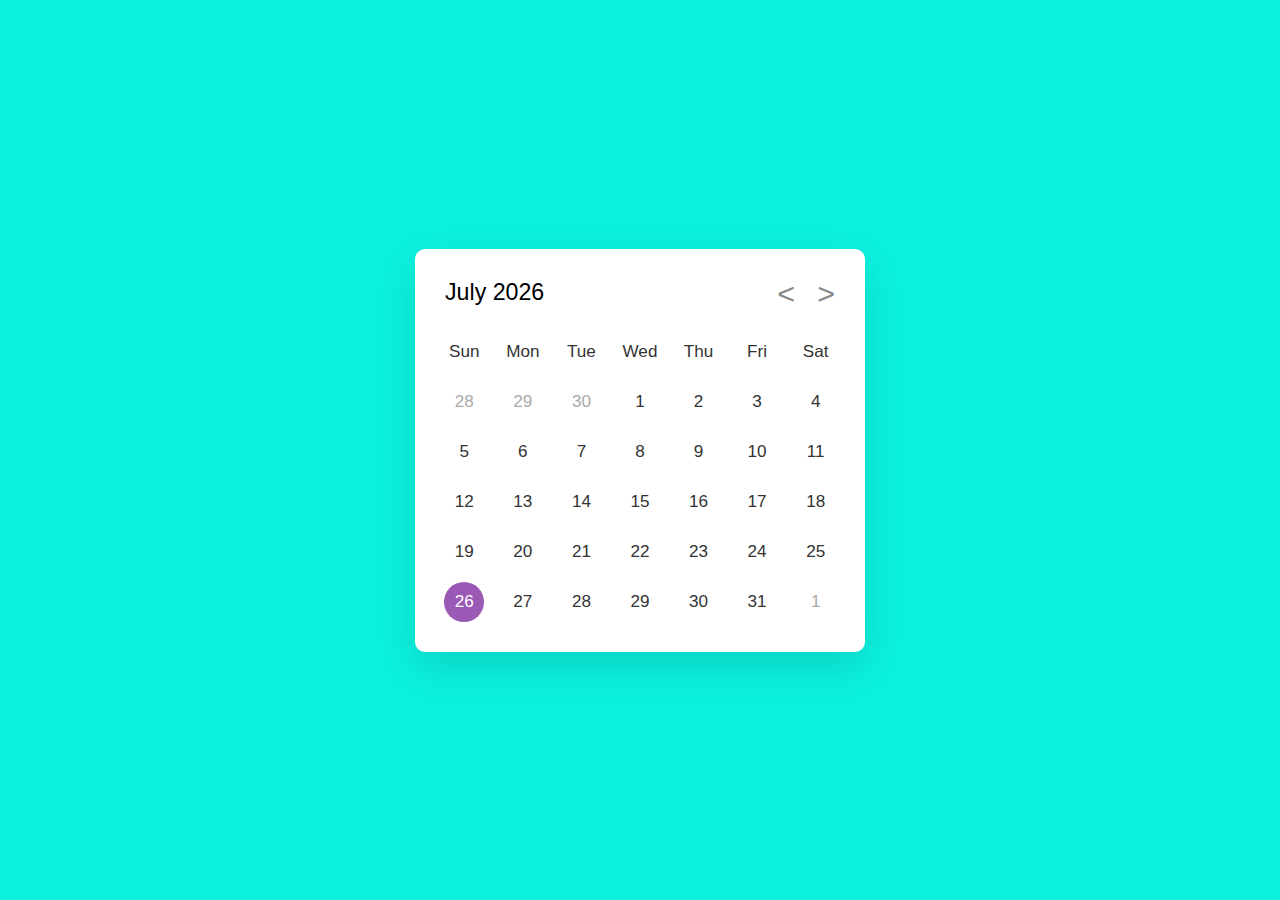
<file: @spyder=game-center/game-id/Calendar/calendar.html>
<!DOCTYPE html>
<html lang="en">
<head>
    <meta charset="UTF-8">
    <meta http-equiv="X-UA-Compatible" content="IE=edge">
    <meta name="viewport" content="width=device-width, initial-scale=1.0">
    <title>Calendar @ SPYDER Inc</title>
    <link rel="stylesheet" href="calendar.css">
    <link rel="website icon" type="png" href="https://img.icons8.com/?size=1x&id=DzVh6MRkAbVz&format=png">
</head>
<body>
    <div class="wrapper">
        <header>
            <p class="current-date"></p>
            <div class="icons">
                <span id="prev" class="material-symbols-rounded"><</span>
                <span id="next" class="material-symbols-rounded">></span>
            </div>
        </header>
        <div class="calendar">
            <ul class="weeks">
                <li>Sun</li>
                <li>Mon</li>
                <li>Tue</li>
                <li>Wed</li>
                <li>Thu</li>
                <li>Fri</li>
                <li>Sat</li>
            </ul>
            <ul class="days"></ul>
        </div>
    </div>
    <script src="calendar.js"></script>
</body>
</html>
</file>
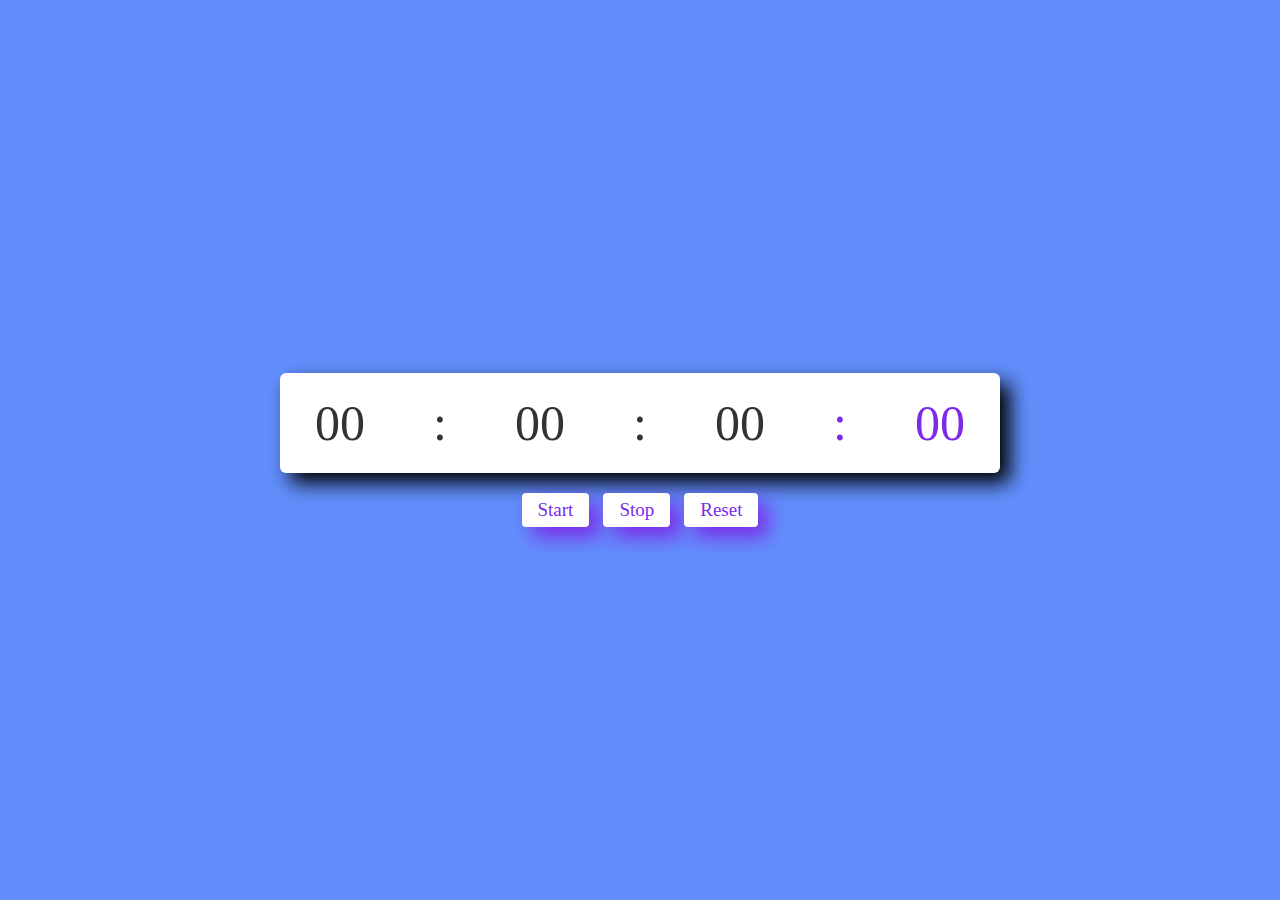
<file: @spyder=game-center/game-id/Dynamic Stop-Watch/stopwatch.html>
<!DOCTYPE html>
<html lang="en">
<head>
    <meta charset="UTF-8">
    <meta http-equiv="X-UA-Compatible" content="IE=edge">
    <meta name="viewport" content="width=device-width, initial-scale=1.0">
    <title>Stop-Watch @ SPYDER Inc</title>
    <link rel="stylesheet" href="stopwatch.css">
</head>
<body>
    <div class="wrapper">
        <div class="time">
            <span class="hour">00</span>
            <span class="colon">:</span>
            <span class="minute">00</span>
            <span class="colon">:</span>
            <span class="second">00</span>
            <span class="colon ms-colon">:</span>
            <span class="millisecond">00</span>
        </div>
        <div class="buttons">
            <button class="start">Start</button>
            <button class="stop">Stop</button>
            <button class="reset">Reset</button>
        </div>
    </div>

    <script src="stopwatch.js"></script>
</body>
</html>
</file>
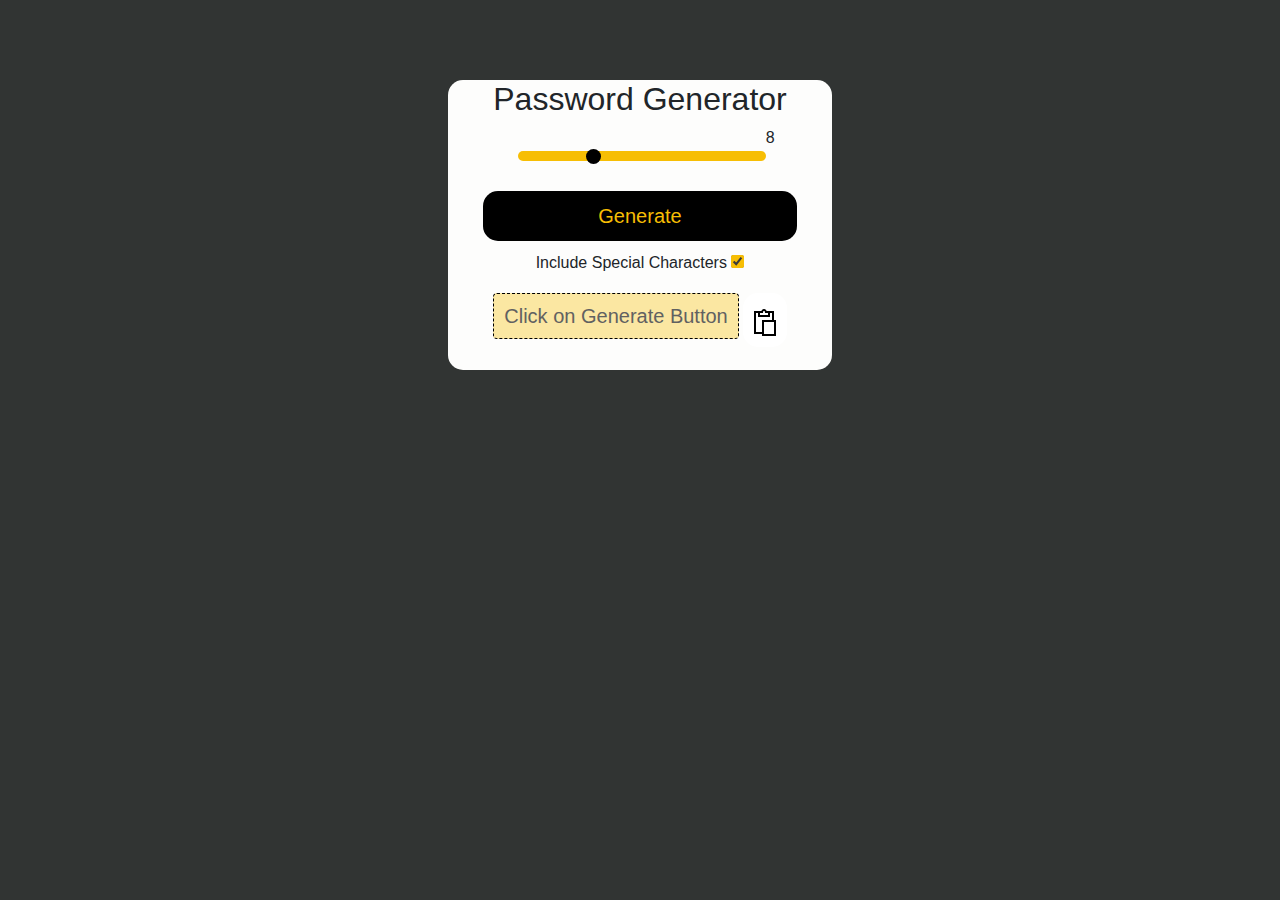
<file: @spyder=game-center/game-id/password generator/password-generator.html>
<!DOCTYPE html>
<html lang="en">
<head>
    <meta charset="UTF-8">
    <meta http-equiv="X-UA-Compatible" content="IE=edge">
    <meta name="viewport" content="width=device-width, initial-scale=1.0">
    <title>Password Generator @ SPYDER Inc</title>
    <link rel="website icon" type="png" href="https://img.icons8.com/?size=512&id=ZDuFSabUACgi&format=png">
    <link rel="stylesheet" href="https://cdn.jsdelivr.net/npm/bootstrap@4.6.2/dist/css/bootstrap.min.css">
    <script src="https://cdn.jsdelivr.net/npm/jquery@3.6.4/dist/jquery.slim.min.js"></script>
    <script src="https://cdn.jsdelivr.net/npm/popper.js@1.16.1/dist/umd/popper.min.js"></script>
    <script src="https://cdn.jsdelivr.net/npm/bootstrap@4.6.2/dist/js/bootstrap.bundle.min.js"></script>
    <link rel="stylesheet" href="pwd.css">
</head>
<body>
    <div class="container">
        <h2>Password Generator</h2>
        <div class="slider_main">
            <input type="range" value="8" min="1" max="25" class="slider" oninput="this.nextElementSibling.value = this.value" id="slider">
            <output>8</output>                                      
        </div>
        <button id="generate" class="action-btn">
            Generate <i class="fab fa-keycdn"></i>
        </button>
        <label>Include Special Characters
            <input type="checkbox" checked="checked" id="checkbox">
            <span class="checkmark"></span>
        </label>

        <div class="output">
            <h5 id="pwd_txt"><span>Click on Generate Button</span></h5>
            <button id="clipboard" class="clipboard">
                <i class="fas fa-clipboard"></i><img src="img/icons8-paste-32.png">
            </button>
        </div>
        <span id="copy_text"></span>
    </div>
    <script src="pwd.js"></script>
</body>
</html>
</file>
<file: @spyder=game-center/game-id/tic tac toe/assets/styles/style.css>
*,
*::before,
*::after {
  margin: 0;
  padding: 0;
  box-sizing: inherit; }

html {
  font-size: 62.5%;
  box-sizing: border-box; }
  @media only screen and (max-width: 37.5em) {
    html {
      font-size: 56.25%; } }
  @media only screen and (max-width: 18.75em) {
    html {
      font-size: 35%; } }

body {
  font-family: 'Outfit', sans-serif;
  font-size: 1.4rem;
  font-weight: 500;
  line-height: 1.8rem;
  color: #a8bfc9;
  background-color: #1a2a33;
  min-height: 100vh;
  display: flex;
  align-items: center;
  justify-content: center;
  overflow-x: hidden;
  position: relative; }

.container {
  max-width: 90%; }

.heading-lg {
  font-weight: 700;
  text-transform: uppercase;
  font-size: 4rem;
  line-height: 5rem; }
  .heading-lg--blue {
    color: #31c3bd; }
  .heading-lg--yellow {
    color: #f2b137; }
  @media only screen and (max-width: 37.5em) {
    .heading-lg {
      font-size: 2.4rem; } }

.heading-xs {
  font-weight: 700;
  text-transform: uppercase;
  font-size: 1.6rem;
  line-height: 2rem; }

.d-none {
  display: none !important; }

.d-grid {
  display: grid !important; }

.d-block {
  display: block !important; }

@keyframes fadeIn {
  0% {
    opacity: 0; }
  100% {
    opacity: 1; } }

.logo__icon {
  width: 7.2rem;
  height: 3.2rem; }

.game-start {
  text-align: center;
  max-width: 90%;
  animation: fadeIn 1s ease-in-out; }
  .game-start__choices {
    margin: 4rem 0;
    background-color: #1f3641;
    padding: 2.4rem;
    border-radius: 1.5rem;
    box-shadow: inset 0 -0.8rem 0 #111c22; }
  .game-start__marks {
    margin: 2.4rem 0 1.7rem 0;
    padding: 0.9rem 0.8rem;
    background-color: #1a2a33;
    border-radius: 1rem;
    display: flex;
    height: 7rem;
    align-items: center;
    justify-content: space-between; }
  .game-start__x-mark, .game-start__o-mark {
    position: relative;
    width: 100%;
    height: 100%;
    border-radius: inherit;
    transition: all 0.4s ease;
    display: flex;
    align-items: center;
    justify-content: center;
    flex-basis: 50%; }
    .game-start__x-mark:hover, .game-start__o-mark:hover {
      background-color: #1d303a;
      cursor: pointer; }
    .game-start__x-mark.selected, .game-start__o-mark.selected {
      background-color: #a8bfc9; }
      .game-start__x-mark.selected > svg, .game-start__o-mark.selected > svg {
        fill: #1a2a33; }
  .game-start__x-icon, .game-start__o-icon {
    width: 3.2rem;
    height: 3.2rem;
    fill: #a8bfc9; }
  .game-start__footer {
    text-transform: uppercase;
    opacity: 0.5; }

.btn {
  display: block;
  width: 100%;
  font-size: 2rem;
  font-weight: 700;
  color: #1a2a33;
  text-transform: uppercase;
  line-height: 2.5rem;
  text-align: center;
  padding: 2.5rem 12rem;
  border: none;
  border-radius: 1.5rem;
  transition: all 0.4s ease; }
  .btn:hover {
    cursor: pointer; }
  .btn--small {
    width: auto;
    display: inline-block;
    padding: 1.5rem 1.8rem; }
    .btn--small:last-child {
      margin-left: 1rem; }
  .btn:not(:last-child) {
    margin-bottom: 1.5rem; }
  .btn--yellow {
    background-color: #f2b137;
    box-shadow: inset 0 -0.8rem 0 #b77c0c; }
    .btn--yellow-small {
      background-color: #f2b137;
      box-shadow: inset 0 -0.4rem 0 #b77c0c; }
      .btn--yellow-small:hover {
        background-color: #ffc860; }
    .btn--yellow:hover {
      background-color: #ffc860; }
  .btn--blue {
    background-color: #31c3bd;
    box-shadow: inset 0 -0.8rem 0 #1d716e; }
    .btn--blue:hover {
      background-color: #65e9e4; }
  .btn--silver {
    background-color: #a8bfc9;
    box-shadow: inset 0 -0.8rem 0 #6991a2; }
    .btn--silver-small {
      background-color: #a8bfc9;
      box-shadow: inset 0 -0.4rem 0 #6991a2; }
      .btn--silver-small:hover {
        background-color: #dbe8ed; }
    .btn--silver:hover {
      background-color: #dbe8ed; }

.gameplay {
  display: grid;
  margin: 5rem 0;
  grid-template-columns: repeat(3, 1fr);
  grid-gap: 2rem;
  align-items: center;
  text-align: center;
  animation: fadeIn 0.4s ease-in-out;
  display: none; }
  .gameplay__turn {
    width: 100%;
    background-color: #1f3641;
    padding: 2rem 3rem;
    border-radius: 1rem;
    box-shadow: inset 0 -0.4rem 0 #0f191e;
    display: flex;
    align-items: center; }
    @media only screen and (max-width: 37.5em) {
      .gameplay__turn {
        font-size: 1.4rem;
        padding: 2rem 1.5rem; } }
    .gameplay__turn-icon {
      width: 2rem;
      height: 2rem;
      fill: #a8bfc9; }
  .gameplay__restart {
    width: 50%;
    background-color: #a8bfc9;
    padding: 1.6rem;
    border-radius: 1rem;
    box-shadow: inset 0 -0.4rem 0 #6991a2;
    transition: all 0.4s ease;
    justify-self: flex-end; }
    .gameplay__restart:hover {
      cursor: pointer;
      background-color: #dbe8ed; }
    .gameplay__restart-icon {
      width: 2rem;
      height: 2rem; }
  .gameplay__board {
    grid-column: 1 / -1;
    display: grid;
    grid-template-columns: repeat(3, 14rem);
    grid-template-rows: repeat(3, 14rem);
    grid-gap: 2rem; }
    @media only screen and (max-width: 37.5em) {
      .gameplay__board {
        grid-template-columns: repeat(3, minmax(9.6rem, 1fr));
        grid-template-rows: repeat(3, minmax(9.6rem, 1fr)); } }
  .gameplay__card {
    padding: 3.8rem;
    background-color: #1f3641;
    box-shadow: inset 0 -0.8rem 0 #0f191e;
    border-radius: 1.5rem; }
    @media only screen and (max-width: 37.5em) {
      .gameplay__card {
        padding: 2.8rem; } }
    .gameplay__card:hover {
      cursor: pointer; }
    .gameplay__card.x, .gameplay__card.o {
      cursor: not-allowed;
      box-shadow: inset 0 -0.5rem 0 #0f191e; }
    .gameplay__card.x::before {
      content: url("../images/SVG/icon-x.svg"); }
    .gameplay__card.x.win {
      background-color: #31c3bd; }
      .gameplay__card.x.win::before {
        content: url("../images/SVG/icon-x-win.svg"); }
    .gameplay__card.o.win {
      background-color: #f2b137; }
      .gameplay__card.o.win::before {
        content: url("../images/SVG/icon-o-win.svg"); }
    .gameplay__card.o::before {
      content: url("../images/SVG/icon-o.svg"); }
  .gameplay__board.x .gameplay__card:not(.x):not(.o):hover::before {
    content: url("../images/SVG/icon-x-outline.svg"); }
  .gameplay__board.o .gameplay__card:not(.x):not(.o):hover::before {
    content: url("../images/SVG/icon-o-outline.svg"); }
  .gameplay__win, .gameplay__tie, .gameplay__loss {
    color: #1a2a33;
    text-transform: uppercase;
    padding: 1.3rem 4rem;
    border-radius: 1.5rem; }
    @media only screen and (max-width: 37.5em) {
      .gameplay__win, .gameplay__tie, .gameplay__loss {
        padding: 1rem 2.3rem; } }
  .gameplay__win {
    background-color: #31c3bd; }
  .gameplay__tie {
    background-color: #a8bfc9; }
  .gameplay__loss {
    background-color: #f2b137; }
  .gameplay__highlight {
    display: block;
    font-size: 2.4rem;
    font-weight: 700;
    line-height: 3rem; }
    @media only screen and (max-width: 37.5em) {
      .gameplay__highlight {
        font-size: 2rem;
        line-height: 2.5rem; } }
  .gameplay__opponent-message {
    grid-column: span 3; }
    .gameplay__opponent-message > p {
      display: inline; }

.backdrop {
  position: absolute;
  top: 0;
  left: 0;
  width: 100%;
  height: 100%;
  background-color: rgba(0, 0, 0, 0.5);
  display: none; }

.modal {
  position: absolute;
  top: 50%;
  left: 0;
  width: 100%;
  padding: 6.7rem 0;
  background-color: #1f3641;
  text-align: center;
  transform: translateY(-50%);
  animation: fadeIn 0.4s ease-in-out;
  display: none; }
  .modal__result {
    display: flex;
    align-items: center;
    justify-content: center;
    margin-top: 3rem; }
    @media only screen and (max-width: 37.5em) {
      .modal__result {
        margin-top: 1.5rem; } }
    .modal__result > *:last-child {
      margin-left: 2.5rem; }
      @media only screen and (max-width: 37.5em) {
        .modal__result > *:last-child {
          margin-left: 1.5rem; } }
  .modal__icon {
    width: 6.4rem;
    height: 6.4rem; }
    @media only screen and (max-width: 37.5em) {
      .modal__icon {
        width: 2.8rem;
        height: 2.8rem; } }
  .modal__buttons {
    margin-top: 3rem;
   }
.rishu{
  padding-top: 50%;
  font-size: 15px;
}
a{
  color: #a5d2e5;
}
</file>
<file: @spyder=developer.section.acknowledgement/id=spyder.0001/styles/styles.css>
* {
    margin: 0;
    padding: 0;
    box-sizing: border-box;
    list-style: none;
  }
  
  :root {
    --color-primary: #191d2b;
    --color-secondary: #27AE60;
    --color-white: #FFFFFF;
    --color-black: #000;
    --color-grey0: #f8f8f8;
    --color-grey-1: #dbe1e8;
    --color-grey-2: #b2becd;
    --color-grey-3: #6c7983;
    --color-grey-4: #454e56;
    --color-grey-5: #2a2e35;
    --color-grey-6: #12181b;
    --br-sm-2: 14px;
    --box-shadow-1: 0 3px 15px rgba(0,0,0,.3);
  }
  
  .light-mode {
    --color-primary: #FFFFFF;
    --color-secondary: #F56692;
    --color-white: #454e56;
    --color-black: #000;
    --color-grey0: #f8f8f8;
    --color-grey-1: #6c7983;
    --color-grey-2: #6c7983;
    --color-grey-3: #6c7983;
    --color-grey-4: #454e56;
    --color-grey-5: #f8f8f8;
    --color-grey-6: #12181b;
  }
  
  body {
    background-color: var(--color-primary);
    font-family: "Poppins", sans-serif;
    font-size: 1.1rem;
    color: var(--color-white);
    transition: all 0.4s ease-in-out;
  }
  
  a {
    display: inline-block;
    text-decoration: none;
    color: inherit;
    font-family: inherit;
  }
  
  header {
    min-height: 100vh;
    color: var(--color-white);
    overflow: hidden;
    padding: 0 !important;
  }
  
  section {
    min-height: 100vh;
    width: 100%;
    position: absolute;
    left: 0;
    top: 0;
    padding: 3rem 18rem;
  }
  
  .container {
    display: none;
    transform: translateY(-100%) scale(0);
    transition: all 0.4s ease-in-out;
    background-color: var(--color-primary);
  }
  
  .active {
    display: block;
    animation: appear 1s ease-in-out;
    transform: translateY(0) scaleY(1);
  }
  @keyframes appear {
    0% {
      transform: translateY(-100%) scaleY(0);
    }
    100% {
      transform: translateY(0) scaleY(1);
    }
  }
  
  .controls {
    position: fixed;
    z-index: 10;
    top: 50%;
    right: 3%;
    display: flex;
    flex-direction: column;
    align-items: center;
    justify-content: center;
    transform: translateY(-50%);
  }
  .controls .control {
    padding: 1rem;
    cursor: pointer;
    background-color: var(--color-grey-4);
    width: 55px;
    height: 55px;
    border-radius: 50%;
    display: flex;
    justify-content: center;
    align-items: center;
    margin: 0.7rem 0;
    box-shadow: var(--box-shadow-1);
  }
  .controls .control i {
    font-size: 1.2rem;
    color: var(--color-grey-2);
    pointer-events: none;
  }
  .controls .active-btn {
    background-color: var(--color-secondary);
    transition: all 0.4s ease-in-out;
  }
  .controls .active-btn i {
    color: var(--color-white);
  }
  
  .theme-btn {
    top: 5%;
    right: 3%;
    width: 70px;
    height: 70px;
    border-radius: 50%;
    background-color: var(--color-grey-4);
    cursor: pointer;
    position: fixed;
    display: flex;
    justify-content: center;
    align-items: center;
    box-shadow: 0 3px 15px rgba(0, 0, 0, 0.3);
    transition: all 0.1s ease-in-out;
  }
  .theme-btn:active {
    transform: translateY(-3px);
  }
  .theme-btn i {
    font-size: 1.4rem;
    color: var(--color-grey-2);
    pointer-events: none;
  }
  
  /*Header-content*/
  .header-content {
    display: grid;
    grid-template-columns: repeat(2, 1fr);
    min-height: 100vh;
  }
  .header-content .left-header {
    display: flex;
    align-items: center;
    position: relative;
  }
  .header-content .left-header .h-shape {
    transition: all 0.4s ease-in-out;
    width: 65%;
    height: 100%;
    background-color: var(--color-secondary);
    position: absolute;
    left: 0;
    top: 0;
    z-index: -1;
    clip-path: polygon(0 0, 46% 0, 79% 100%, 0% 100%);
  }
  .header-content .left-header .image {
    border-radius: var(--br-sm-2);
    height: 90%;
    width: 68%;
    margin-left: 4rem;
    background-color: var(--color-black);
    transition: all 0.4s ease-in-out;
  }
  .header-content .left-header .image img {
    width: 100%;
    height: 100%;
    object-fit: cover;
    transition: all 0.4s ease-in-out;
    filter: grayscale(100%);
  }
  .header-content .left-header .image img:hover {
    filter: grayscale(0);
  }
  .header-content .right-header {
    display: flex;
    flex-direction: column;
    justify-content: center;
    padding-right: 18rem;
  }
  .header-content .right-header .name {
    font-size: 3rem;
  }
  .header-content .right-header .name span {
    color: var(--color-secondary);
  }
  .header-content .right-header p {
    margin: 1.5rem 0;
    line-height: 2rem;
  }
  
  /*About*/
  .about-container {
    display: grid;
    grid-template-columns: repeat(2, 1fr);
    padding-top: 3.5rem;
    padding-bottom: 5rem;
  }
  .about-container .right-about {
    display: grid;
    grid-template-columns: repeat(2, 1fr);
    grid-gap: 2rem;
  }
  .about-container .right-about .about-item {
    border: 1px solid var(--color-grey-5);
    border-radius: 5px;
    transition: all 0.4s ease-in-out;
    box-shadow: 1px 2px 15px rgba(0, 0, 0, 0.1);
  }
  .about-container .right-about .about-item:hover {
    cursor: default;
    transform: translateY(-5px);
    border: 1px solid var(--color-secondary);
    box-shadow: 1px 4px 15px rgba(0, 0, 0, 0.32);
  }
  .about-container .right-about .about-item .abt-text {
    padding: 1.5rem;
    display: flex;
    flex-direction: column;
  }
  .about-container .right-about .about-item .abt-text .large-text {
    font-size: 3rem;
    font-weight: 700;
    color: var(--color-secondary);
  }
  .about-container .right-about .about-item .abt-text .small-text {
    padding-left: 3rem;
    position: relative;
    text-transform: uppercase;
    font-size: 1.2rem;
    color: var(--color-grey-1);
    letter-spacing: 2px;
  }
  .about-container .right-about .about-item .abt-text .small-text::before {
    content: "";
    position: absolute;
    left: 0;
    top: 15px;
    width: 2rem;
    height: 2px;
    background-color: var(--color-grey-5);
  }
  .about-container .left-about {
    padding-right: 5rem;
  }
  .about-container .left-about p {
    line-height: 2rem;
    padding: 1rem;
    color: var(--color-grey-1);
  }
  .about-container .left-about h4 {
    font-size: 2rem;
    text-transform: uppercase;
  }
  
  .about-stats {
    padding-bottom: 4rem;
  }
  .about-stats .progress-bars {
    display: grid;
    grid-template-columns: repeat(2, 1fr);
    grid-gap: 2rem;
  }
  .about-stats .progress-bars .progress-bar {
    display: flex;
    flex-direction: column;
  }
  .about-stats .progress-bars .progress-bar .prog-title {
    text-transform: uppercase;
    font-weight: 500;
  }
  .about-stats .progress-bars .progress-bar .progress-con {
    display: flex;
    align-items: center;
  }
  .about-stats .progress-bars .progress-bar .progress-con .prog-text {
    color: var(--color-grey-2);
  }
  .about-stats .progress-bars .progress-bar .progress-con .progress {
    width: 100%;
    height: 0.45rem;
    background-color: var(--color-grey-4);
    margin-left: 1rem;
    position: relative;
  }
  .about-stats .progress-bars .progress-bar .progress-con .progress span {
    position: absolute;
    top: 0;
    left: 0;
    height: 100%;
    background-color: var(--color-secondary);
    transition: all 0.4s ease-in-out;
    width: 60%;
  }
  .about-stats .progress-bars .progress-bar .progress-con .progress .html {
    width: 95%;
  }
  .about-stats .progress-bars .progress-bar .progress-con .progress .css {
    width: 80%;
  }
  .about-stats .progress-bars .progress-bar .progress-con .progress .js {
    width: 75%;
  }
  .about-stats .progress-bars .progress-bar .progress-con .progress .react {
    width: 40%;
  }
  .about-stats .progress-bars .progress-bar .progress-con .progress .node {
    width: 35%;
  }
  .about-stats .progress-bars .progress-bar .progress-con .progress .python {
    width: 10%;
  }
  
  .stat-title {
    text-transform: uppercase;
    font-size: 1.4rem;
    text-align: center;
    padding: 3.5rem 0;
    position: relative;
  }
  .stat-title::before {
    content: "";
    position: absolute;
    left: 50%;
    top: 0;
    width: 40%;
    height: 1px;
    background-color: var(--color-grey-5);
    transform: translateX(-50%);
  }
  
  /*Timeline*/
  .timeline {
    display: grid;
    grid-template-columns: repeat(2, 1fr);
    grid-gap: 2rem;
    padding-bottom: 3rem;
  }
  .timeline .timeline-item {
    position: relative;
    padding-left: 3rem;
    border-left: 1px solid var(--color-grey-5);
  }
  .timeline .timeline-item .tl-icon {
    position: absolute;
    left: -27px;
    top: 0;
    background-color: var(--color-secondary);
    width: 50px;
    height: 50px;
    border-radius: 50%;
    display: flex;
    align-items: center;
    justify-content: center;
  }
  .timeline .timeline-item .tl-icon i {
    font-size: 1.3rem;
  }
  .timeline .timeline-item .tl-duration {
    padding: 0.2rem 0.6rem;
    background-color: var(--color-grey-5);
    border-radius: 15px;
    display: inline-block;
    font-size: 0.8rem;
    text-transform: uppercase;
    font-weight: 500;
  }
  .timeline .timeline-item h5 {
    padding: 1rem 0;
    text-transform: uppercase;
    font-size: 1.3rem;
    font-weight: 600;
  }
  .timeline .timeline-item h5 span {
    color: var(--color-grey-2);
    font-weight: 500;
    font-size: 1.2rem;
  }
  .timeline .timeline-item p {
    color: var(--color-grey-2);
  }
  
  .port-text {
    padding: 2rem 0;
    text-align: center;
  }
  
  .portfolios {
    display: grid;
    grid-template-columns: repeat(3, 1fr);
    grid-gap: 2rem;
    margin-top: 3rem;
  }
  .portfolios .portfolio-item {
    position: relative;
    border-radius: 15px;
  }
  .portfolios .portfolio-item img {
    width: 100%;
    height: 300px;
    object-fit: cover;
    border-radius: 15px;
  }
  .portfolios .portfolio-item .hover-items {
    width: 100%;
    height: 100%;
    background-color: var(--color-secondary);
    position: absolute;
    left: 0;
    top: 0;
    border-radius: 15px;
    display: flex;
    justify-content: center;
    align-items: center;
    flex-direction: column;
    opacity: 0;
    transform: scale(0);
    transition: all 0.4s ease-in-out;
  }
  .portfolios .portfolio-item .hover-items h3 {
    font-size: 1.5rem;
    color: var(--color-white);
    margin-bottom: 1.5rem;
  }
  .portfolios .portfolio-item .hover-items .icons {
    display: flex;
    justify-content: center;
    align-items: center;
  }
  .portfolios .portfolio-item .hover-items .icons .icon {
    background-color: var(--color-primary);
    border-radius: 50%;
    width: 50px;
    height: 50px;
    display: flex;
    align-items: center;
    justify-content: center;
    margin: 0 1rem;
    cursor: pointer;
    transition: all 0.4s ease-in-out;
  }
  .portfolios .portfolio-item .hover-items .icons .icon i {
    font-size: 1.5rem;
    color: var(--color-white);
    margin: 0 1rem;
  }
  .portfolios .portfolio-item .hover-items .icons .icon:hover {
    background-color: var(--color-white);
  }
  .portfolios .portfolio-item .hover-items .icons .icon:hover i {
    color: var(--color-primary);
  }
  
  .portfolio-item:hover .hover-items {
    opacity: 1;
    transform: scale(1);
  }
  
  .blogs {
    display: grid;
    grid-template-columns: repeat(3, 1fr);
    grid-gap: 2rem;
    margin-top: 3rem;
  }
  .blogs .blog {
    position: relative;
    background-color: var(--color-grey-5);
    border-radius: 5px;
    box-shadow: 1px 1px 20px rgba(0, 0, 0, 0.1);
    transition: all 0.4s ease-in-out;
  }
  .blogs .blog:hover {
    box-shadow: 1px 1px 20px rgba(0, 0, 0, 0.3);
    transform: translateY(-5px);
    transition: all 0.4s ease-in-out;
  }
  .blogs .blog:hover img {
    filter: grayscale(0);
    transform: scale(1.1);
    box-shadow: 0px 4px 15px rgba(0, 0, 0, 0.8);
  }
  .blogs .blog img {
    width: 100%;
    height: 300px;
    object-fit: cover;
    border-top-left-radius: 5px;
    border-top-right-radius: 5px;
    filter: grayscale(100%);
    transition: all 0.4s ease-in-out;
  }
  .blogs .blog .blog-text {
    margin-top: -7px;
    padding: 1.1rem;
    border-top: 8px solid var(--color-secondary);
  }
  .blogs .blog .blog-text h4 {
    font-size: 1.5rem;
    margin-bottom: 0.7rem;
    transition: all 0.4s ease-in-out;
    cursor: pointer;
  }
  .blogs .blog .blog-text h4:hover {
    color: var(--color-secondary);
  }
  .blogs .blog .blog-text p {
    color: var(--color-grey-2);
    line-height: 2rem;
    padding-bottom: 1rem;
  }
  
  .contact-content-con {
    display: flex;
    padding-top: 3.5rem;
  }
  .contact-content-con .left-contact {
    flex: 2;
  }
  .contact-content-con .left-contact h4 {
    margin-top: 1rem;
    font-size: 2rem;
    text-transform: uppercase;
  }
  .contact-content-con .left-contact p {
    margin: 1rem 0;
    line-height: 2rem;
  }
  .contact-content-con .left-contact .contact-info .contact-item {
    display: flex;
    align-items: center;
    justify-content: space-between;
  }
  .contact-content-con .left-contact .contact-info .contact-item p {
    margin: 0.3rem 0 !important;
    padding: 0 !important;
  }
  .contact-content-con .left-contact .contact-info .contact-item .icon {
    display: grid;
    grid-template-columns: 40px 1fr;
  }
  .contact-content-con .left-contact .contact-info .contact-item .icon i {
    display: flex;
    align-items: center;
    font-size: 1.3rem;
  }
  .contact-content-con .left-contact .contact-icon {
    display: flex;
    margin-top: 2rem;
  }
  .contact-content-con .left-contact .contact-icon a {
    display: flex;
    align-items: center;
    color: var(--color-white);
    background-color: var(--color-grey-5);
    cursor: pointer;
    justify-content: center;
    width: 50px;
    height: 50px;
    border-radius: 50%;
    margin: 0 0.4rem;
    transition: all 0.4s ease-in-out;
  }
  .contact-content-con .left-contact .contact-icon a:hover {
    background-color: var(--color-secondary);
  }
  .contact-content-con .left-contact .contact-icon a:hover i {
    color: var(--color-primary);
  }
  .contact-content-con .left-contact .contact-icon a i {
    display: flex;
    align-items: center;
    justify-content: center;
    font-size: 1.3rem;
  }
  .contact-content-con .right-contact {
    flex: 3;
    margin-left: 3rem;
  }
  .contact-content-con .right-contact .input-control {
    margin: 1.5rem 0;
  }
  .contact-content-con .right-contact .input-control input, .contact-content-con .right-contact .input-control textarea {
    border-radius: 30px;
    font-weight: inherit;
    font-size: inherit;
    font-family: inherit;
    padding: 0.8rem 1.1rem;
    outline: none;
    border: none;
    background-color: var(--color-grey-5);
    width: 100%;
    color: var(--color-white);
    resize: none;
  }
  .contact-content-con .right-contact .i-c-2 {
    display: flex;
  }
  .contact-content-con .right-contact .i-c-2 :last-child {
    margin-left: 1.5rem;
  }
  .contact-content-con .right-contact .submit-btn {
    display: flex;
    justify-content: flex-start;
  }
  
  /*Independed components*/
  .btn-con {
    display: flex;
    align-self: flex-start;
  }
  
  .main-btn {
    border-radius: 30px;
    color: inherit;
    font-weight: 600;
    position: relative;
    border: 1px solid var(--color-secondary);
    display: flex;
    align-self: flex-start;
    align-items: center;
    overflow: hidden;
  }
  .main-btn .btn-text {
    padding: 0 2rem;
  }
  .main-btn .btn-icon {
    background-color: var(--color-secondary);
    display: flex;
    align-items: center;
    justify-content: center;
    border-radius: 50%;
    padding: 1rem;
  }
  .main-btn::before {
    content: "";
    position: absolute;
    top: 0;
    right: 0;
    transform: translateX(100%);
    transition: all 0.4s ease-out;
    z-index: -1;
  }
  .main-btn:hover {
    transition: all 0.4s ease-out;
  }
  .main-btn:hover::before {
    width: 100%;
    height: 100%;
    background-color: var(--color-secondary);
    transform: translateX(0);
    transition: all 0.4s ease-out;
  }
  
  .main-title {
    text-align: center;
  }
  .main-title h2 {
    position: relative;
    text-transform: uppercase;
    font-size: 4rem;
    font-weight: 700;
  }
  .main-title h2 span {
    color: var(--color-secondary);
  }
  .main-title h2 .bg-text {
    position: absolute;
    top: 50%;
    left: 50%;
    color: var(--color-grey-5);
    transition: all 0.4s ease-in-out;
    z-index: -1;
    transform: translate(-50%, -50%);
    font-weight: 800;
    font-size: 6.3rem;
  }
  
  .about-container .left-about p {
    padding-left: 0;
  }
  
  @media screen and (max-width: 600px) {
    header {
      padding: 0 !important;
    }
  
    .theme-btn {
      width: 50px;
      height: 50px;
    }
  
    .header-content {
      grid-template-columns: repeat(1, 1fr);
      padding-bottom: 6rem;
    }
  
    .left-header .h-shape {
      display: none;
    }
  
    .right-header {
      grid-row: 1;
      padding-right: 0rem !important;
      width: 90%;
      margin: 0 auto;
    }
    .right-header .name {
      font-size: 2.5rem !important;
      text-align: center;
      padding-top: 3rem;
    }
  
    .header-content .left-header .image {
      margin: 0 auto;
      width: 90%;
    }
  
    .controls {
      top: auto;
      bottom: 0;
      flex-direction: row;
      justify-content: center;
      left: 50%;
      transform: translateX(-50%);
      width: 100%;
      background-color: var(--color-grey-5);
    }
    .controls .control {
      margin: 1rem 0.3rem;
    }
  
    .about-container {
      grid-template-columns: repeat(1, 1fr);
    }
    .about-container .right-about {
      grid-template-columns: repeat(1, 1fr);
      padding-top: 2.5rem;
    }
    .about-container .left-about {
      padding-right: 0;
    }
    .about-container .left-about p {
      padding-left: 0;
    }
  
    .timeline {
      grid-template-columns: repeat(1, 1fr);
      padding-bottom: 6rem;
    }
  
    .container {
      padding: 2rem 2.5rem !important;
    }
  
    .about-stats .progress-bars {
      grid-template-columns: repeat(1, 1fr);
    }
  
    .portfolios {
      grid-template-columns: repeat(1, 1fr);
      padding-bottom: 6rem;
      margin-top: 1rem;
    }
  
    .blogs {
      grid-template-columns: repeat(1, 1fr);
      padding-bottom: 6rem;
    }
  
    .contact-content-con {
      flex-direction: column;
    }
    .contact-content-con .right-contact {
      margin-left: 0;
      margin-top: 2.5rem;
    }
  
    .contact-content-con .right-contact .i-c-2 {
      flex-direction: column;
    }
  
    .contact-content-con .right-contact .i-c-2 :last-child {
      margin-left: 0;
      margin-top: 1.5rem;
    }
  
    .contact-content-con .right-contact {
      margin-bottom: 6rem;
    }
  
    .contact-item {
      flex-direction: column;
      margin: 1rem 0;
    }
    .contact-item p {
      font-size: 15px;
      color: var(--color-grey-2);
    }
    .contact-item span {
      font-size: 15px;
    }
    .contact-item .icon {
      grid-template-columns: 25px 1fr;
    }
  
    .main-title h2 {
      font-size: 2rem;
    }
    .main-title h2 span {
      font-size: 2.3rem;
    }
    .main-title h2 .bg-text {
      font-size: 2.3rem;
    }
  }
  @media screen and (max-width: 1432px) {
    .container {
      padding: 7rem 11rem;
    }
  
    .contact-content-con {
      flex-direction: column;
    }
    .contact-content-con .right-contact {
      margin-left: 0;
      margin-top: 2.5rem;
    }
  
    .contact-content-con .right-contact .i-c-2 {
      flex-direction: column;
    }
  
    .contact-content-con .right-contact .i-c-2 :last-child {
      margin-left: 0;
      margin-top: 1.5rem;
    }
  
    .contact-content-con .right-contact {
      margin-bottom: 6rem;
    }
  
    .main-title h2 .bg-text {
      font-size: 5.5rem;
    }
  }
  @media screen and (max-width: 1250px) {
    .blogs {
      grid-template-columns: repeat(2, 1fr);
      margin-top: 6rem;
    }
  
    .portfolios {
      grid-template-columns: repeat(2, 1fr);
    }
  
    .header-content .right-header {
      padding-right: 9rem;
    }
  }
  @media screen and (max-width: 660px) {
    .blogs {
      grid-template-columns: repeat(1, 1fr);
    }
  
    .portfolios {
      grid-template-columns: repeat(1, 1fr);
    }
  }
  @media screen and (max-width: 1070px) {
    .about-container {
      grid-template-columns: repeat(1, 1fr);
    }
    .about-container .right-about {
      padding-top: 2.5rem;
    }
  
    .main-title h2 {
      font-size: 4rem;
    }
    .main-title h2 span {
      font-size: 4rem;
    }
    .main-title h2 .bg-text {
      font-size: 4.5rem;
    }
  }
  @media screen and (max-width: 970px) {
    .container {
      padding: 7rem 6rem;
    }
  
    .about-container .left-about {
      padding-right: 0rem;
    }
  
    .header-content {
      grid-template-columns: repeat(1, 1fr);
      padding-bottom: 6rem;
    }
  
    .left-header .h-shape {
      display: none;
    }
    .left-header .image {
      width: 90% !important;
      margin: 0 auto !important;
    }
  
    .right-header {
      grid-row: 1;
      padding-right: 0rem !important;
      width: 90%;
      margin: 0 auto;
    }
    .right-header .name {
      font-size: 2.5rem !important;
      text-align: center;
      padding-top: 3rem;
    }
  }
  @media screen and (max-width: 700px) {
    .container {
      padding: 7rem 3rem;
    }
  
    .about-stats .progress-bars {
      grid-template-columns: repeat(1, 1fr);
    }
  
    .about-container .right-about {
      grid-template-columns: repeat(1, 1fr);
    }
  
    .timeline {
      grid-template-columns: repeat(1, 1fr);
    }
  
    .main-title h2 {
      font-size: 3rem;
    }
    .main-title h2 span {
      font-size: 3rem;
    }
    .main-title h2 .bg-text {
      font-size: 4rem;
    }
  }
  
  /*# sourceMappingURL=styles.css.map */
</file>
<file: @spyder=developer.section.acknowledgement/id=vivek.7880/styles/styles.css>
* {
    margin: 0;
    padding: 0;
    box-sizing: border-box;
    list-style: none;
  }
  
  :root {
    --color-primary: #191d2b;
    --color-secondary: #27AE60;
    --color-white: #FFFFFF;
    --color-black: #000;
    --color-grey0: #f8f8f8;
    --color-grey-1: #dbe1e8;
    --color-grey-2: #b2becd;
    --color-grey-3: #6c7983;
    --color-grey-4: #454e56;
    --color-grey-5: #2a2e35;
    --color-grey-6: #12181b;
    --br-sm-2: 14px;
    --box-shadow-1: 0 3px 15px rgba(0,0,0,.3);
  }
  
  .light-mode {
    --color-primary: #FFFFFF;
    --color-secondary: #F56692;
    --color-white: #454e56;
    --color-black: #000;
    --color-grey0: #f8f8f8;
    --color-grey-1: #6c7983;
    --color-grey-2: #6c7983;
    --color-grey-3: #6c7983;
    --color-grey-4: #454e56;
    --color-grey-5: #f8f8f8;
    --color-grey-6: #12181b;
  }
  
  body {
    background-color: var(--color-primary);
    font-family: "Poppins", sans-serif;
    font-size: 1.1rem;
    color: var(--color-white);
    transition: all 0.4s ease-in-out;
  }
  
  a {
    display: inline-block;
    text-decoration: none;
    color: inherit;
    font-family: inherit;
  }
  
  header {
    min-height: 100vh;
    color: var(--color-white);
    overflow: hidden;
    padding: 0 !important;
  }
  
  section {
    min-height: 100vh;
    width: 100%;
    position: absolute;
    left: 0;
    top: 0;
    padding: 3rem 18rem;
  }
  
  .container {
    display: none;
    transform: translateY(-100%) scale(0);
    transition: all 0.4s ease-in-out;
    background-color: var(--color-primary);
  }
  
  .active {
    display: block;
    animation: appear 1s ease-in-out;
    transform: translateY(0) scaleY(1);
  }
  @keyframes appear {
    0% {
      transform: translateY(-100%) scaleY(0);
    }
    100% {
      transform: translateY(0) scaleY(1);
    }
  }
  
  .controls {
    position: fixed;
    z-index: 10;
    top: 50%;
    right: 3%;
    display: flex;
    flex-direction: column;
    align-items: center;
    justify-content: center;
    transform: translateY(-50%);
  }
  .controls .control {
    padding: 1rem;
    cursor: pointer;
    background-color: var(--color-grey-4);
    width: 55px;
    height: 55px;
    border-radius: 50%;
    display: flex;
    justify-content: center;
    align-items: center;
    margin: 0.7rem 0;
    box-shadow: var(--box-shadow-1);
  }
  .controls .control i {
    font-size: 1.2rem;
    color: var(--color-grey-2);
    pointer-events: none;
  }
  .controls .active-btn {
    background-color: var(--color-secondary);
    transition: all 0.4s ease-in-out;
  }
  .controls .active-btn i {
    color: var(--color-white);
  }
  
  .theme-btn {
    top: 5%;
    right: 3%;
    width: 70px;
    height: 70px;
    border-radius: 50%;
    background-color: var(--color-grey-4);
    cursor: pointer;
    position: fixed;
    display: flex;
    justify-content: center;
    align-items: center;
    box-shadow: 0 3px 15px rgba(0, 0, 0, 0.3);
    transition: all 0.1s ease-in-out;
  }
  .theme-btn:active {
    transform: translateY(-3px);
  }
  .theme-btn i {
    font-size: 1.4rem;
    color: var(--color-grey-2);
    pointer-events: none;
  }
  
  /*Header-content*/
  .header-content {
    display: grid;
    grid-template-columns: repeat(2, 1fr);
    min-height: 100vh;
  }
  .header-content .left-header {
    display: flex;
    align-items: center;
    position: relative;
  }
  .header-content .left-header .h-shape {
    transition: all 0.4s ease-in-out;
    width: 65%;
    height: 100%;
    background-color: var(--color-secondary);
    position: absolute;
    left: 0;
    top: 0;
    z-index: -1;
    clip-path: polygon(0 0, 46% 0, 79% 100%, 0% 100%);
  }
  .header-content .left-header .image {
    border-radius: var(--br-sm-2);
    height: 90%;
    width: 68%;
    margin-left: 4rem;
    background-color: var(--color-black);
    transition: all 0.4s ease-in-out;
  }
  .header-content .left-header .image img {
    width: 100%;
    height: 100%;
    object-fit: cover;
    transition: all 0.4s ease-in-out;
    filter: grayscale(100%);
  }
  .header-content .left-header .image img:hover {
    filter: grayscale(0);
  }
  .header-content .right-header {
    display: flex;
    flex-direction: column;
    justify-content: center;
    padding-right: 18rem;
  }
  .header-content .right-header .name {
    font-size: 3rem;
  }
  .header-content .right-header .name span {
    color: var(--color-secondary);
  }
  .header-content .right-header p {
    margin: 1.5rem 0;
    line-height: 2rem;
  }
  
  /*About*/
  .about-container {
    display: grid;
    grid-template-columns: repeat(2, 1fr);
    padding-top: 3.5rem;
    padding-bottom: 5rem;
  }
  .about-container .right-about {
    display: grid;
    grid-template-columns: repeat(2, 1fr);
    grid-gap: 2rem;
  }
  .about-container .right-about .about-item {
    border: 1px solid var(--color-grey-5);
    border-radius: 5px;
    transition: all 0.4s ease-in-out;
    box-shadow: 1px 2px 15px rgba(0, 0, 0, 0.1);
  }
  .about-container .right-about .about-item:hover {
    cursor: default;
    transform: translateY(-5px);
    border: 1px solid var(--color-secondary);
    box-shadow: 1px 4px 15px rgba(0, 0, 0, 0.32);
  }
  .about-container .right-about .about-item .abt-text {
    padding: 1.5rem;
    display: flex;
    flex-direction: column;
  }
  .about-container .right-about .about-item .abt-text .large-text {
    font-size: 3rem;
    font-weight: 700;
    color: var(--color-secondary);
  }
  .about-container .right-about .about-item .abt-text .small-text {
    padding-left: 3rem;
    position: relative;
    text-transform: uppercase;
    font-size: 1.2rem;
    color: var(--color-grey-1);
    letter-spacing: 2px;
  }
  .about-container .right-about .about-item .abt-text .small-text::before {
    content: "";
    position: absolute;
    left: 0;
    top: 15px;
    width: 2rem;
    height: 2px;
    background-color: var(--color-grey-5);
  }
  .about-container .left-about {
    padding-right: 5rem;
  }
  .about-container .left-about p {
    line-height: 2rem;
    padding: 1rem;
    color: var(--color-grey-1);
  }
  .about-container .left-about h4 {
    font-size: 2rem;
    text-transform: uppercase;
  }
  
  .about-stats {
    padding-bottom: 4rem;
  }
  .about-stats .progress-bars {
    display: grid;
    grid-template-columns: repeat(2, 1fr);
    grid-gap: 2rem;
  }
  .about-stats .progress-bars .progress-bar {
    display: flex;
    flex-direction: column;
  }
  .about-stats .progress-bars .progress-bar .prog-title {
    text-transform: uppercase;
    font-weight: 500;
  }
  .about-stats .progress-bars .progress-bar .progress-con {
    display: flex;
    align-items: center;
  }
  .about-stats .progress-bars .progress-bar .progress-con .prog-text {
    color: var(--color-grey-2);
  }
  .about-stats .progress-bars .progress-bar .progress-con .progress {
    width: 100%;
    height: 0.45rem;
    background-color: var(--color-grey-4);
    margin-left: 1rem;
    position: relative;
  }
  .about-stats .progress-bars .progress-bar .progress-con .progress span {
    position: absolute;
    top: 0;
    left: 0;
    height: 100%;
    background-color: var(--color-secondary);
    transition: all 0.4s ease-in-out;
    width: 60%;
  }
  .about-stats .progress-bars .progress-bar .progress-con .progress .html {
    width: 80%;
  }
  .about-stats .progress-bars .progress-bar .progress-con .progress .css {
    width: 95%;
  }
  .about-stats .progress-bars .progress-bar .progress-con .progress .js {
    width: 75%;
  }
  .about-stats .progress-bars .progress-bar .progress-con .progress .react {
    width: 60%;
  }
  .about-stats .progress-bars .progress-bar .progress-con .progress .node {
    width: 87%;
  }
  .about-stats .progress-bars .progress-bar .progress-con .progress .python {
    width: 70%;
  }
  
  .stat-title {
    text-transform: uppercase;
    font-size: 1.4rem;
    text-align: center;
    padding: 3.5rem 0;
    position: relative;
  }
  .stat-title::before {
    content: "";
    position: absolute;
    left: 50%;
    top: 0;
    width: 40%;
    height: 1px;
    background-color: var(--color-grey-5);
    transform: translateX(-50%);
  }
  
  /*Timeline*/
  .timeline {
    display: grid;
    grid-template-columns: repeat(2, 1fr);
    grid-gap: 2rem;
    padding-bottom: 3rem;
  }
  .timeline .timeline-item {
    position: relative;
    padding-left: 3rem;
    border-left: 1px solid var(--color-grey-5);
  }
  .timeline .timeline-item .tl-icon {
    position: absolute;
    left: -27px;
    top: 0;
    background-color: var(--color-secondary);
    width: 50px;
    height: 50px;
    border-radius: 50%;
    display: flex;
    align-items: center;
    justify-content: center;
  }
  .timeline .timeline-item .tl-icon i {
    font-size: 1.3rem;
  }
  .timeline .timeline-item .tl-duration {
    padding: 0.2rem 0.6rem;
    background-color: var(--color-grey-5);
    border-radius: 15px;
    display: inline-block;
    font-size: 0.8rem;
    text-transform: uppercase;
    font-weight: 500;
  }
  .timeline .timeline-item h5 {
    padding: 1rem 0;
    text-transform: uppercase;
    font-size: 1.3rem;
    font-weight: 600;
  }
  .timeline .timeline-item h5 span {
    color: var(--color-grey-2);
    font-weight: 500;
    font-size: 1.2rem;
  }
  .timeline .timeline-item p {
    color: var(--color-grey-2);
  }
  
  .port-text {
    padding: 2rem 0;
    text-align: center;
  }
  
  .portfolios {
    display: grid;
    grid-template-columns: repeat(3, 1fr);
    grid-gap: 2rem;
    margin-top: 3rem;
  }
  .portfolios .portfolio-item {
    position: relative;
    border-radius: 15px;
  }
  .portfolios .portfolio-item img {
    width: 100%;
    height: 300px;
    object-fit: cover;
    border-radius: 15px;
  }
  .portfolios .portfolio-item .hover-items {
    width: 100%;
    height: 100%;
    background-color: var(--color-secondary);
    position: absolute;
    left: 0;
    top: 0;
    border-radius: 15px;
    display: flex;
    justify-content: center;
    align-items: center;
    flex-direction: column;
    opacity: 0;
    transform: scale(0);
    transition: all 0.4s ease-in-out;
  }
  .portfolios .portfolio-item .hover-items h3 {
    font-size: 1.5rem;
    color: var(--color-white);
    margin-bottom: 1.5rem;
  }
  .portfolios .portfolio-item .hover-items .icons {
    display: flex;
    justify-content: center;
    align-items: center;
  }
  .portfolios .portfolio-item .hover-items .icons .icon {
    background-color: var(--color-primary);
    border-radius: 50%;
    width: 50px;
    height: 50px;
    display: flex;
    align-items: center;
    justify-content: center;
    margin: 0 1rem;
    cursor: pointer;
    transition: all 0.4s ease-in-out;
  }
  .portfolios .portfolio-item .hover-items .icons .icon i {
    font-size: 1.5rem;
    color: var(--color-white);
    margin: 0 1rem;
  }
  .portfolios .portfolio-item .hover-items .icons .icon:hover {
    background-color: var(--color-white);
  }
  .portfolios .portfolio-item .hover-items .icons .icon:hover i {
    color: var(--color-primary);
  }
  
  .portfolio-item:hover .hover-items {
    opacity: 1;
    transform: scale(1);
  }
  
  .blogs {
    display: grid;
    grid-template-columns: repeat(3, 1fr);
    grid-gap: 2rem;
    margin-top: 3rem;
  }
  .blogs .blog {
    position: relative;
    background-color: var(--color-grey-5);
    border-radius: 5px;
    box-shadow: 1px 1px 20px rgba(0, 0, 0, 0.1);
    transition: all 0.4s ease-in-out;
  }
  .blogs .blog:hover {
    box-shadow: 1px 1px 20px rgba(0, 0, 0, 0.3);
    transform: translateY(-5px);
    transition: all 0.4s ease-in-out;
  }
  .blogs .blog:hover img {
    filter: grayscale(0);
    transform: scale(1.1);
    box-shadow: 0px 4px 15px rgba(0, 0, 0, 0.8);
  }
  .blogs .blog img {
    width: 100%;
    height: 300px;
    object-fit: cover;
    border-top-left-radius: 5px;
    border-top-right-radius: 5px;
    filter: grayscale(100%);
    transition: all 0.4s ease-in-out;
  }
  .blogs .blog .blog-text {
    margin-top: -7px;
    padding: 1.1rem;
    border-top: 8px solid var(--color-secondary);
  }
  .blogs .blog .blog-text h4 {
    font-size: 1.5rem;
    margin-bottom: 0.7rem;
    transition: all 0.4s ease-in-out;
    cursor: pointer;
  }
  .blogs .blog .blog-text h4:hover {
    color: var(--color-secondary);
  }
  .blogs .blog .blog-text p {
    color: var(--color-grey-2);
    line-height: 2rem;
    padding-bottom: 1rem;
  }
  
  .contact-content-con {
    display: flex;
    padding-top: 3.5rem;
  }
  .contact-content-con .left-contact {
    flex: 2;
  }
  .contact-content-con .left-contact h4 {
    margin-top: 1rem;
    font-size: 2rem;
    text-transform: uppercase;
  }
  .contact-content-con .left-contact p {
    margin: 1rem 0;
    line-height: 2rem;
  }
  .contact-content-con .left-contact .contact-info .contact-item {
    display: flex;
    align-items: center;
    justify-content: space-between;
  }
  .contact-content-con .left-contact .contact-info .contact-item p {
    margin: 0.3rem 0 !important;
    padding: 0 !important;
  }
  .contact-content-con .left-contact .contact-info .contact-item .icon {
    display: grid;
    grid-template-columns: 40px 1fr;
  }
  .contact-content-con .left-contact .contact-info .contact-item .icon i {
    display: flex;
    align-items: center;
    font-size: 1.3rem;
  }
  .contact-content-con .left-contact .contact-icon {
    display: flex;
    margin-top: 2rem;
  }
  .contact-content-con .left-contact .contact-icon a {
    display: flex;
    align-items: center;
    color: var(--color-white);
    background-color: var(--color-grey-5);
    cursor: pointer;
    justify-content: center;
    width: 50px;
    height: 50px;
    border-radius: 50%;
    margin: 0 0.4rem;
    transition: all 0.4s ease-in-out;
  }
  .contact-content-con .left-contact .contact-icon a:hover {
    background-color: var(--color-secondary);
  }
  .contact-content-con .left-contact .contact-icon a:hover i {
    color: var(--color-primary);
  }
  .contact-content-con .left-contact .contact-icon a i {
    display: flex;
    align-items: center;
    justify-content: center;
    font-size: 1.3rem;
  }
  .contact-content-con .right-contact {
    flex: 3;
    margin-left: 3rem;
  }
  .contact-content-con .right-contact .input-control {
    margin: 1.5rem 0;
  }
  .contact-content-con .right-contact .input-control input, .contact-content-con .right-contact .input-control textarea {
    border-radius: 30px;
    font-weight: inherit;
    font-size: inherit;
    font-family: inherit;
    padding: 0.8rem 1.1rem;
    outline: none;
    border: none;
    background-color: var(--color-grey-5);
    width: 100%;
    color: var(--color-white);
    resize: none;
  }
  .contact-content-con .right-contact .i-c-2 {
    display: flex;
  }
  .contact-content-con .right-contact .i-c-2 :last-child {
    margin-left: 1.5rem;
  }
  .contact-content-con .right-contact .submit-btn {
    display: flex;
    justify-content: flex-start;
  }
  
  /*Independed components*/
  .btn-con {
    display: flex;
    align-self: flex-start;
  }
  
  .main-btn {
    border-radius: 30px;
    color: inherit;
    font-weight: 600;
    position: relative;
    border: 1px solid var(--color-secondary);
    display: flex;
    align-self: flex-start;
    align-items: center;
    overflow: hidden;
  }
  .main-btn .btn-text {
    padding: 0 2rem;
  }
  .main-btn .btn-icon {
    background-color: var(--color-secondary);
    display: flex;
    align-items: center;
    justify-content: center;
    border-radius: 50%;
    padding: 1rem;
  }
  .main-btn::before {
    content: "";
    position: absolute;
    top: 0;
    right: 0;
    transform: translateX(100%);
    transition: all 0.4s ease-out;
    z-index: -1;
  }
  .main-btn:hover {
    transition: all 0.4s ease-out;
  }
  .main-btn:hover::before {
    width: 100%;
    height: 100%;
    background-color: var(--color-secondary);
    transform: translateX(0);
    transition: all 0.4s ease-out;
  }
  
  .main-title {
    text-align: center;
  }
  .main-title h2 {
    position: relative;
    text-transform: uppercase;
    font-size: 4rem;
    font-weight: 700;
  }
  .main-title h2 span {
    color: var(--color-secondary);
  }
  .main-title h2 .bg-text {
    position: absolute;
    top: 50%;
    left: 50%;
    color: var(--color-grey-5);
    transition: all 0.4s ease-in-out;
    z-index: -1;
    transform: translate(-50%, -50%);
    font-weight: 800;
    font-size: 6.3rem;
  }
  
  .about-container .left-about p {
    padding-left: 0;
  }
  
  @media screen and (max-width: 600px) {
    header {
      padding: 0 !important;
    }
  
    .theme-btn {
      width: 50px;
      height: 50px;
    }
  
    .header-content {
      grid-template-columns: repeat(1, 1fr);
      padding-bottom: 6rem;
    }
  
    .left-header .h-shape {
      display: none;
    }
  
    .right-header {
      grid-row: 1;
      padding-right: 0rem !important;
      width: 90%;
      margin: 0 auto;
    }
    .right-header .name {
      font-size: 2.5rem !important;
      text-align: center;
      padding-top: 3rem;
    }
  
    .header-content .left-header .image {
      margin: 0 auto;
      width: 90%;
    }
  
    .controls {
      top: auto;
      bottom: 0;
      flex-direction: row;
      justify-content: center;
      left: 50%;
      transform: translateX(-50%);
      width: 100%;
      background-color: var(--color-grey-5);
    }
    .controls .control {
      margin: 1rem 0.3rem;
    }
  
    .about-container {
      grid-template-columns: repeat(1, 1fr);
    }
    .about-container .right-about {
      grid-template-columns: repeat(1, 1fr);
      padding-top: 2.5rem;
    }
    .about-container .left-about {
      padding-right: 0;
    }
    .about-container .left-about p {
      padding-left: 0;
    }
  
    .timeline {
      grid-template-columns: repeat(1, 1fr);
      padding-bottom: 6rem;
    }
  
    .container {
      padding: 2rem 2.5rem !important;
    }
  
    .about-stats .progress-bars {
      grid-template-columns: repeat(1, 1fr);
    }
  
    .portfolios {
      grid-template-columns: repeat(1, 1fr);
      padding-bottom: 6rem;
      margin-top: 1rem;
    }
  
    .blogs {
      grid-template-columns: repeat(1, 1fr);
      padding-bottom: 6rem;
    }
  
    .contact-content-con {
      flex-direction: column;
    }
    .contact-content-con .right-contact {
      margin-left: 0;
      margin-top: 2.5rem;
    }
  
    .contact-content-con .right-contact .i-c-2 {
      flex-direction: column;
    }
  
    .contact-content-con .right-contact .i-c-2 :last-child {
      margin-left: 0;
      margin-top: 1.5rem;
    }
  
    .contact-content-con .right-contact {
      margin-bottom: 6rem;
    }
  
    .contact-item {
      flex-direction: column;
      margin: 1rem 0;
    }
    .contact-item p {
      font-size: 15px;
      color: var(--color-grey-2);
    }
    .contact-item span {
      font-size: 15px;
    }
    .contact-item .icon {
      grid-template-columns: 25px 1fr;
    }
  
    .main-title h2 {
      font-size: 2rem;
    }
    .main-title h2 span {
      font-size: 2.3rem;
    }
    .main-title h2 .bg-text {
      font-size: 2.3rem;
    }
  }
  @media screen and (max-width: 1432px) {
    .container {
      padding: 7rem 11rem;
    }
  
    .contact-content-con {
      flex-direction: column;
    }
    .contact-content-con .right-contact {
      margin-left: 0;
      margin-top: 2.5rem;
    }
  
    .contact-content-con .right-contact .i-c-2 {
      flex-direction: column;
    }
  
    .contact-content-con .right-contact .i-c-2 :last-child {
      margin-left: 0;
      margin-top: 1.5rem;
    }
  
    .contact-content-con .right-contact {
      margin-bottom: 6rem;
    }
  
    .main-title h2 .bg-text {
      font-size: 5.5rem;
    }
  }
  @media screen and (max-width: 1250px) {
    .blogs {
      grid-template-columns: repeat(2, 1fr);
      margin-top: 6rem;
    }
  
    .portfolios {
      grid-template-columns: repeat(2, 1fr);
    }
  
    .header-content .right-header {
      padding-right: 9rem;
    }
  }
  @media screen and (max-width: 660px) {
    .blogs {
      grid-template-columns: repeat(1, 1fr);
    }
  
    .portfolios {
      grid-template-columns: repeat(1, 1fr);
    }
  }
  @media screen and (max-width: 1070px) {
    .about-container {
      grid-template-columns: repeat(1, 1fr);
    }
    .about-container .right-about {
      padding-top: 2.5rem;
    }
  
    .main-title h2 {
      font-size: 4rem;
    }
    .main-title h2 span {
      font-size: 4rem;
    }
    .main-title h2 .bg-text {
      font-size: 4.5rem;
    }
  }
  @media screen and (max-width: 970px) {
    .container {
      padding: 7rem 6rem;
    }
  
    .about-container .left-about {
      padding-right: 0rem;
    }
  
    .header-content {
      grid-template-columns: repeat(1, 1fr);
      padding-bottom: 6rem;
    }
  
    .left-header .h-shape {
      display: none;
    }
    .left-header .image {
      width: 90% !important;
      margin: 0 auto !important;
    }
  
    .right-header {
      grid-row: 1;
      padding-right: 0rem !important;
      width: 90%;
      margin: 0 auto;
    }
    .right-header .name {
      font-size: 2.5rem !important;
      text-align: center;
      padding-top: 3rem;
    }
  }
  @media screen and (max-width: 700px) {
    .container {
      padding: 7rem 3rem;
    }
  
    .about-stats .progress-bars {
      grid-template-columns: repeat(1, 1fr);
    }
  
    .about-container .right-about {
      grid-template-columns: repeat(1, 1fr);
    }
  
    .timeline {
      grid-template-columns: repeat(1, 1fr);
    }
  
    .main-title h2 {
      font-size: 3rem;
    }
    .main-title h2 span {
      font-size: 3rem;
    }
    .main-title h2 .bg-text {
      font-size: 4rem;
    }
  }
  
  /*# sourceMappingURL=styles.css.map */
  
  .vivek-skills,
  .about-me-prblm-solving{
    color: #27AE60;
  }
</file>
<file: @spyder=developer.section.acknowledgement/team-mates/team-mates.css>
/*CSS variables section*/
:root {
    background-color: rgba(0, 0, 21, 1);
    
}

/*Extra Large screens - Extra large desktops*/
.header{
    

}

main{
    width:80% !important;
    margin: auto !important;
}
.title{
    color:white;
    font-weight: 600;
    font-size: 40px;;
    margin:50px 0px;
    text-align: center;
    text-transform: uppercase;
    
}



h3{
    color:white;
    text-align: center;
}


.game-store{
    margin-top: 20px !important;
display: flex;
justify-content: space-evenly;
flex-wrap: wrap;
}

.game-store-list{
    width:300px;
    height: 300px;
     margin: 50px;
    overflow: hidden;
    border-top: none;
    
      -webkit-box-shadow: 0 8px 40px 0 rgba(45, 57, 231, 0.37);
              box-shadow: 0 8px 40px 0 rgba(45, 57, 231, 0.37);
    backdrop-filter: blur( 4px );
    -webkit-backdrop-filter: blur( 4px );
    border-bottom: 1px solid blueviolet;
    color:white;
     
}
.store-text-description{
     
padding-left:40px;
display: flex;
flex-direction: column;
     
} 
h4{
    color:white;
    font-weight: 700;
}









/*General CSS and CSS reset*/

html {
  scroll-behavior: smooth;
}

* {
  margin: 0;
  padding: 0;
}










/* ____________________________________________________________________*/
/*MEDIA QUERIES*/
/*Large screens - Desktop*/
@media screen and (max-width: 1500px) {
    .hero{
        height: 550px !important;;
        background-image: url("https://spaces.w3schools.com/images/HVYepJYeHdQ_1200_600.jpg");
    }
    .hero-description{
        height: 550px
    }
    .hero-title{
        font-size:50px;
    }
}

/*medium screens - Laptops*/
@media screen and (max-width: 1024px) {
    main{
        width:100% !important;
        margin: auto !important;
    }    
    
}

/*Small screens - tablets*/
@media screen and (max-width: 768px) {
    .heeder-large-screen{
        display:block !important;
    }
    header a{
        font-size: 14px;
    }
    .hero{
        height: 400px !important;
        background-image: url("https://spaces.w3schools.com/images/HVYepJYeHdQ_480_300.jpg");
    }
    .hero-description{
        height: 400px;
        background-color: rgba(0, 0, 21, .7);
        
    
    }
    .hero-title{
        font-size: 35px;;
        
    }
    .hero-text p{
        width: 80%;;
        font-size: 13px;
    }
    .title{
        text-align: center;
        font-size: 30px;
    }
    .event-text{
        width:80%;
        color: blueviolet;

    }
    .event-text p{
        font-size: 13px;
    }
    .event-title{
        font-size: 30px;
        text-transform: uppercase;
        font-weight: 600;
    

    }
    .event-hero{
        width: 80% ;
        margin: auto;
    }
    .event-image{
        width:250px;
        height: 400px;
    }
    .event-image img{
        width: 100%;
        height: 100%;
        object-fit: cover;
    }
    .contact-list{
        width: 300px;
    }
    .contact{
        justify-content: space-around;
    }
    .contact-list p{
        font-size: 14px ;

    }
    h5{
        font-size: 17px;
    }
    
}

/*Extra small screens - phones*/
@media screen and (max-width: 480px) {
    .heeder-large-screen{
        display:block !important;
    }
    .hero{
        height: 450px !important;
        background-image: url("https://spaces.w3schools.com/images/HVYepJYeHdQ_480_300.jpg");
    }
    .hero-description{
        height: 450px;
        background-color: rgba(0, 0, 21, .7);
    
    }
    .hero-title{
        font-size: 30px;;
        padding-top: 70px;
    }
    .hero-text p{
        width: 100%;;
        font-size: 13px;
    }
    .title{
        text-align: center;
        font-size: 25px;
    }
    .event-text{
        width:100%;
        color: blueviolet;

    }
    .event-text p{
        font-size: 13px;
    }
    .event-title{
        font-size: 30px;
        text-transform: uppercase;
        font-weight: 600;
    

    }
    .event-hero{
        width: 90% ;
        margin: auto;
    }
    .event-image{
        width:250px;
        height: 400px;
    }
    .event-image img{
        width: 100%;
        height: 100%;
        object-fit: cover;
    }
    .contact-list{
        width: 300px;
        padding:25px;
        border:1px solid rgba(49, 45, 45, 0.5);
        border-radius: 10px;
    }
    .contact-list p{
        font-size: 12px ;

    }
    h5{
        font-size: 15px;
    }
    .badge{

    }
    p{
        font-size: 12px;
    }
    
}



/*typing effect
  .word {
    margin-right: 100% 25%;
    color: #f8fafb;
    font: 80 normal 50px 'tahoma';
    text-shadow: 5px 2px #222324, 2px 4px #222324, 3px 5px #222324;
  }*/
/**/

  /*our team */
  .our-team{
    width:300px;
    height: 230px;
    
}
.our-team img{
    width:100%;
    height: 99%;
    object-fit: cover;
}
.stopwatch-onclicker{
    color: #eecbcb;
    margin-left: 50px;
}
.payment-logo {
    width: 15%;
    aspect-ratio: 4/3;
    object-fit: contain;
    margin: 10px;
}

h2{
    margin-top: 05px;
    color: orange;
    margin-left: 10%;
}
span{
    color: burlywood;
    font-size: 1.4rem;
    margin-top: 10px;
}
</file>
<file: @spyder=game-center/game-id/calculator/calculator.css>
*{
    padding: 0;
    margin: 0;
    box-sizing: border-box;
    outline: 0;
    transition: all 0.5s ease;
}
body{
    font-family: sans-serif;
}
a{
    text-decoration: none;
    color: #fff;
}
body{
    background: rgb(238, 174, 202);
    background: radial-gradient(circle, rgba(238, 174, 202, 1) 0%, rgba(148, 187, 233, 1) 100%);
}
.container{
    height: 100vh;
    width: 100vw;
    display: grid;
    place-items: center;
}
.calculator {
    position: relative;
    height: auto;
    width: auto;
    padding: 20px;
    border-radius: 10px;
    box-shadow: 0 0 30px #8a817c;
}
.theme-toggler {
    position: absolute;
    top: 30px;
    right: 30px;
    color: #fff;
    cursor: pointer;
    z-index: 1;
}
.theme-toggler.active {
    color: #333;
}
.theme-toggler.active::before {
    background-color: #fff;
}
.theme-toggler::before {
    content: "";
    height: 30px;
    width: 30px;
    position: absolute;
    top: 50%;
    transform: translate(-50%, -50%);
    border-radius: 50%;
    background-color: #333;
    z-index: -1;
}
#display {
    margin: 0 10px;
    height: 150px;
    width: auto;
    max-width: 270px;
    display: flex;
    align-items: flex-end;
    justify-content: flex-end;
    font-size: 30px;
    margin-bottom: 20px;
    overflow-x: scroll;
}
#display::-webkit-scrollbar {
    display: block;
    height: 3px;
}
button {
    height: 60px;
    width: 60px;
    border: 0;
    border-radius: 30px;
    margin: 5px;
    font-size: 20px;
    cursor: pointer;
    transition: all 200ms ease;
}
button:hover {
    transform: scale(1.1);
}
button#equal {
    height: 130px;
}

/*light theme*/
.calculator {
    background-color: #fbfefb;
}
.calculator #display {
    color: rgb(175, 168, 186);
}
.calculator button#clear{
    background-color: #db7f8e;
    color: #ffdbda;
}
.calculator button.btn-operator {
    background-color: #b6a6ca;
    color: #f1e4f3;
}
.calculator button.btn-equal {
    background-color: #19647e;
    color: #eee5e5;
}

/*dark theme*/
.calculator.dark{
    background-color: #071115;
}
.calculator.dark #dispaly {
    color: #f8fafd;
}
.calculator.dark button#clear{
    background-color: #785964;
    color: #d5c7bc;
}
.calculator.dark button.btn-number {
    background-color: #3a606e;
    color: #f8fafb;
}
.calculator.dark button.btn-operator {
    background-color: #afbfc0;
    color: #4e8098;
}
.calculator.dark button.btn-equal {
    background-color: #566246;
}



/*typing text */
html {
    height: 100%;
  }
  body {
    display: flex;
    height: 100%;
    background-color: #333;
  }
  .word {
    margin-left: 5%;
    color: #f8fafb;
    font: 100 normal 1.3em 'tahoma';
    text-shadow: 5px 2px #222324, 2px 4px #222324, 3px 5px #222324;
  } 
/**/
</file>
<file: @spyder=game-center/game-id/Calendar/calendar.css>
*{
    margin: 0;
    padding: 0;
    box-sizing: border-box;
    font-family: 'Poppins', sans-serif;
}
body {
    display: flex;
    align-items: center;
    padding: 0 10px;
    justify-content: center;
    min-height: 100vh;
    background: #0cf1de;
}
.wrapper {
    width: 450px;
    background: #fff;
    border-radius: 10px;
    box-shadow: 0 15px 40px rgba(0, 0, 0, 0.12);
}
.wrapper header {
    display: flex;
    align-items: center;
    padding: 25px 30px 10px;
    justify-content: space-between;
}

header .icons{
    display: flex;
}
header .icons span {
    height: 38px;
    width: 38px;
    margin: 0 1px;
    cursor: pointer;
    color: #878787;
    text-align: center;
    line-height: 38px;
    font-size: 1.9rem;
    user-select: none;
    border-radius: 50%;
}
.icons span:last-child {
    margin-right: -10px;
}
header .icons span:hover{
    background: #f2f2f2;
}
header .current-date {
    font-size: 1.45rem;
    font-weight: 500;

}

.calendar{
    padding: 20px;
}
.calendar ul {
    display: flex;
    flex-wrap: wrap;
    list-style: none;
    text-align: center;
}
.calendar .days{
    margin-bottom: 20px;
}
.calendar li{
    color: #333;
    width: calc(100% / 7);
    font-size: 1.07rem;
}
.calendar .weeks li{
    font-weight: 500;
    cursor: default;
}
.calendar .days li{
    z-index: 1;
    cursor: pointer;
    position: relative;
    margin-top: 30px;
}
.days li.inactive{
    color: #aaa;
}
.days li.active {
    color: #fff;
}
.days li::before {
    position: absolute;
    content: '';
    left: 50%;
    top: 50%;
    height: 40px;
    width: 40px;
    z-index: -1;
    border-radius: 50%;
    transform: translate(-50%, -50%);
}
.days li.active::before {
    background: #9B59B6;
}
.days li:not(.active):hover::before{
    background: #f2f2f2;
}
</file>
<file: @spyder=game-center/game-id/Dynamic Stop-Watch/stopwatch.css>
* {
    margin: 0;
    padding: 0;
    box-sizing: border-box;
    font-family: "Poppins";
}
body {
    height: 100vh;
    display: flex;
    align-items: center;
    justify-content: center;
    background: #628efc;
}
.wrapper {
    user-select: none;
}
.wrapper .time {
    height: 100px;
    background: #fff;
    display: flex;
    align-items: center;
    justify-content: center;
    border-radius: 6px;
    box-shadow: 10px 10px 20px;
    padding: 0 10px;
}
.wrapper .time span {
    width: 100px;
    text-align: center;
    font-size: 50px;
    font-weight: 500;
    color: #333;
}
.time span.ms-colon,
.time span.millisecond {
    color: #7d2ae8;
}
.wrapper .buttons {
    text-align: center;
    margin-top: 20px;
}
.buttons button{
    padding: 6px 16px;
    outline: none;
    border: none;
    margin: 0 5px;
    color: #7d2ae8;
    background: #fff;
    font-size: 19px;
    font-weight: 500;
    border-radius: 4px;
    cursor: pointer;
    box-shadow: 10px 10px 20px;
}
.buttons button.active,
.buttons button.stopActive {
    pointer-events: none;
    opacity: 0.7;
}
</file>
<file: @spyder=game-center/game-id/password generator/pwd.css>
body {
    background: #313433;
    font-family: sans-serif;
  }
  
  .container {
    display: flex;
    background-color: rgb(253, 253, 252);
    flex-direction: column;
    text-align: center;
    width: 30%;
    border-radius: 15px;
    margin: 5rem auto;
    padding-bottom: 1%;
  }
  
  .slider {
    -webkit-appearance: none;
    width: 70%;
    height: 10px;
    background: #f7be04;
    border-radius: 15px;
    opacity: 1;
    -webkit-transition: 0.2s;
    transition: opacity 0.2s;
    margin-left: 55px;
    margin-top: 25px;
    margin-bottom: 20px;
  }
  
  .slider:hover {
    opacity: 0.5;
  }
  
  .slider::-webkit-slider-thumb {
    -webkit-appearance: none;
    width: 15px;
    height: 15px;
    background: #000000;
    border-radius: 50%;
    cursor: pointer;
  }
  
  .action-btn {
    background-color: #000;
    border: 0;
    color: #f7be04;
    font-size: 20px;
    cursor: pointer;
    padding: 10px;
    margin: 10px 20px;
    border-radius: 15px;
    opacity: 1;
    transition: opacity 0.2s;
  }
  
  lable {
    display: inline;
  }
  
  .action-btn:hover {
    opacity: 0.5;
  }
  
  .slider_main {
    display: flex;
    flex-direction: row;
  }
  
  input[type="checkbox"] {
    accent-color: #f7be04;
  }
  
  .output {
    display: flex;
    padding: 10px;
    justify-content: center;
    gap: 4px;
  }
  
  .clipboard {
    cursor: pointer;
    border: 0;
    background-color: white;
    color: black;
    border-radius: 15px;
    font-size: 23px;
    opacity: 1;
    transition: opacity 0.2s;
  }
  
  .clipboard:hover {
    opacity: 0.5;
  }
  
  #pwd_txt {
    min-width: 8rem;
    min-height: 1rem;
    width: fit-content;
    background: #f7be045c;
    padding: 10px;
    border-radius: 4px;
    border: 1px dashed black;
  }
  
  #pwd_txt span {
    color: rgb(97, 97, 97);
  }
  
  #copy_text {
    color: #434242;
  }
  
  @media (max-width: 800px) and (min-width: 500px) {
    .container {
      width: 65%;
    }
  }
  
  @media (max-width: 499px) {
    .container {
      width: 98%;
    }
  }
</file>
